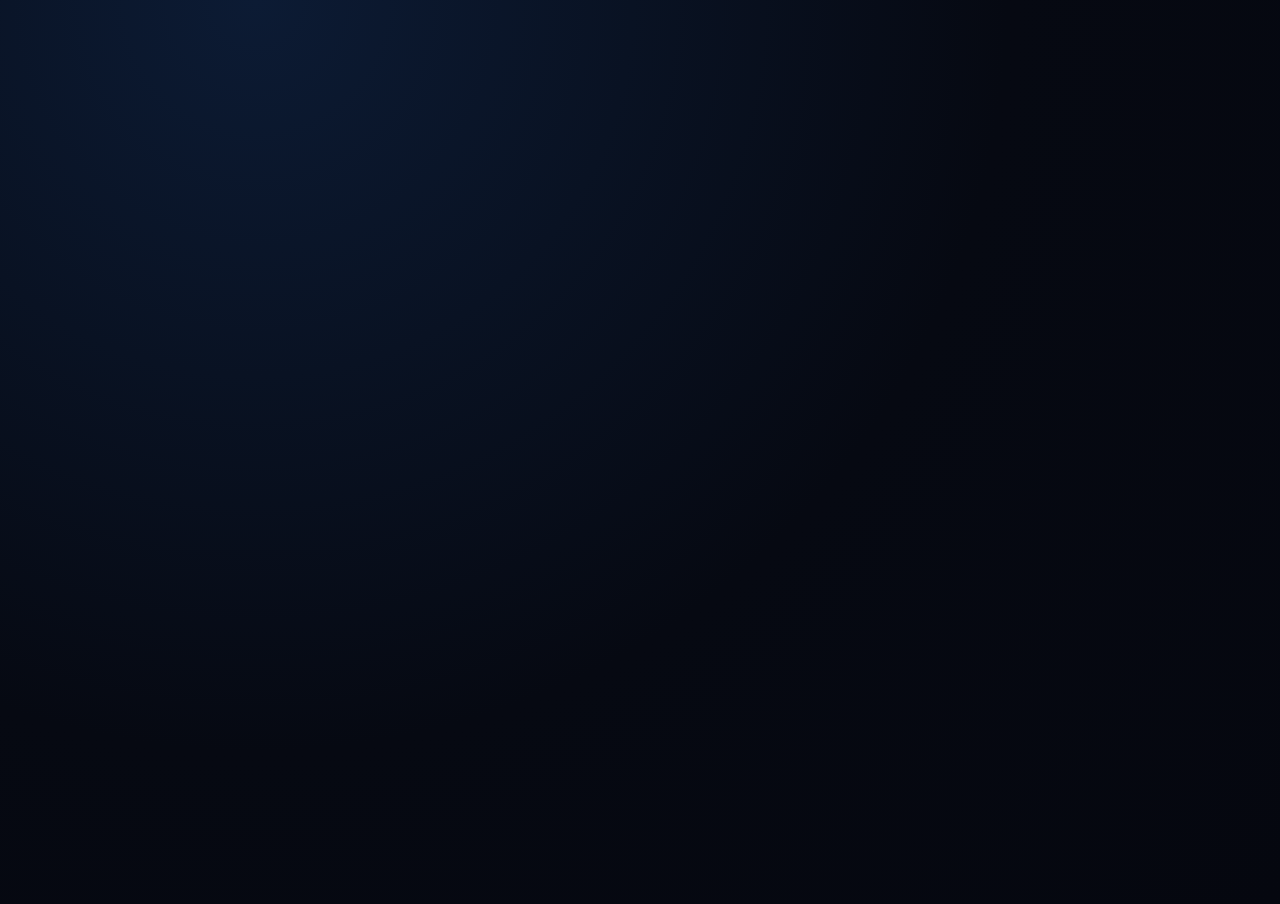
<file: hero-particles/index.html>
<!DOCTYPE html>
<html lang="en" class="no-js">
  <head>
    <meta charset="UTF-8" />
    <meta name="viewport" content="width=device-width, initial-scale=1" />
    <title>Interactive Particles</title>
    <meta
      name="description"
      content="Interactive particles scene for portfolio hero."
    />
    <link rel="icon" href="data:," />
    <link rel="stylesheet" type="text/css" href="css/base.css" />
    <link rel="stylesheet" type="text/css" href="css/demo1.css" />
    <style>
      html[data-theme="light"],
      html[data-theme="light"] body {
        background: radial-gradient(circle at 20% 0%, #ffffff, #eff4ff 52%) !important;
      }

      /* Hide debug/control overlays from the original demo with CSS only. */
      .controlKit,
      .controlkit,
      [class*="controlKit"],
      [class*="controlkit"],
      [id*="controlkit"],
      [id*="controlKit"],
      body > div[style*="position: fixed"][style*="top: 0px"][style*="left: 0px"],
      body > div[style*="position:fixed"][style*="top:0"][style*="left:0"],
      body > div[style*="z-index:10000"],
      body > div[style*="z-index: 10000"] {
        display: none !important;
        opacity: 0 !important;
        pointer-events: none !important;
        visibility: hidden !important;
      }
    </style>
    <script>
      document.documentElement.className = "js";
      document.documentElement.setAttribute("data-theme", "dark");
      var supportsCssVars = function () {
        var isSupported;
        var style = document.createElement("style");
        style.innerHTML = "root: { --tmp-var: bold; }";
        document.head.appendChild(style);
        isSupported = !!(
          window.CSS &&
          window.CSS.supports &&
          window.CSS.supports("font-weight", "var(--tmp-var)")
        );
        style.parentNode.removeChild(style);
        return isSupported;
      };
      if (!supportsCssVars()) {
        alert("Please view this demo in a modern browser that supports CSS Variables.");
      }

      window.addEventListener("message", function (event) {
        if (!event.data || event.data.type !== "theme-change") return;
        document.documentElement.setAttribute("data-theme", event.data.theme === "light" ? "light" : "dark");
      });
    </script>
  </head>
  <body class="demo-1">
    <div class="container"></div>
    <script type="text/javascript" src="scripts/index.65cc8f49a5b9f6d56079.js"></script>
    <script>
      // Dispatch synthetic left-click every 2s on the render target.
      (function () {
        function mouseEvent(type, x, y) {
          return new MouseEvent(type, {
            bubbles: true,
            cancelable: true,
            clientX: x,
            clientY: y,
            button: 0,
            buttons: 1,
          });
        }

        function clickPulse() {
          var x = Math.random() * window.innerWidth;
          var y = Math.random() * window.innerHeight;
          var canvas = document.querySelector("canvas");
          var target = canvas || document.querySelector(".container") || document.body;

          target.dispatchEvent(mouseEvent("mousedown", x, y));
          target.dispatchEvent(mouseEvent("mouseup", x, y));
          target.dispatchEvent(mouseEvent("click", x, y));
        }

        setTimeout(function () {
          clickPulse();
          setInterval(clickPulse, 5000);
        }, 1200);
      })();
    </script>
  </body>
</html>
</file>
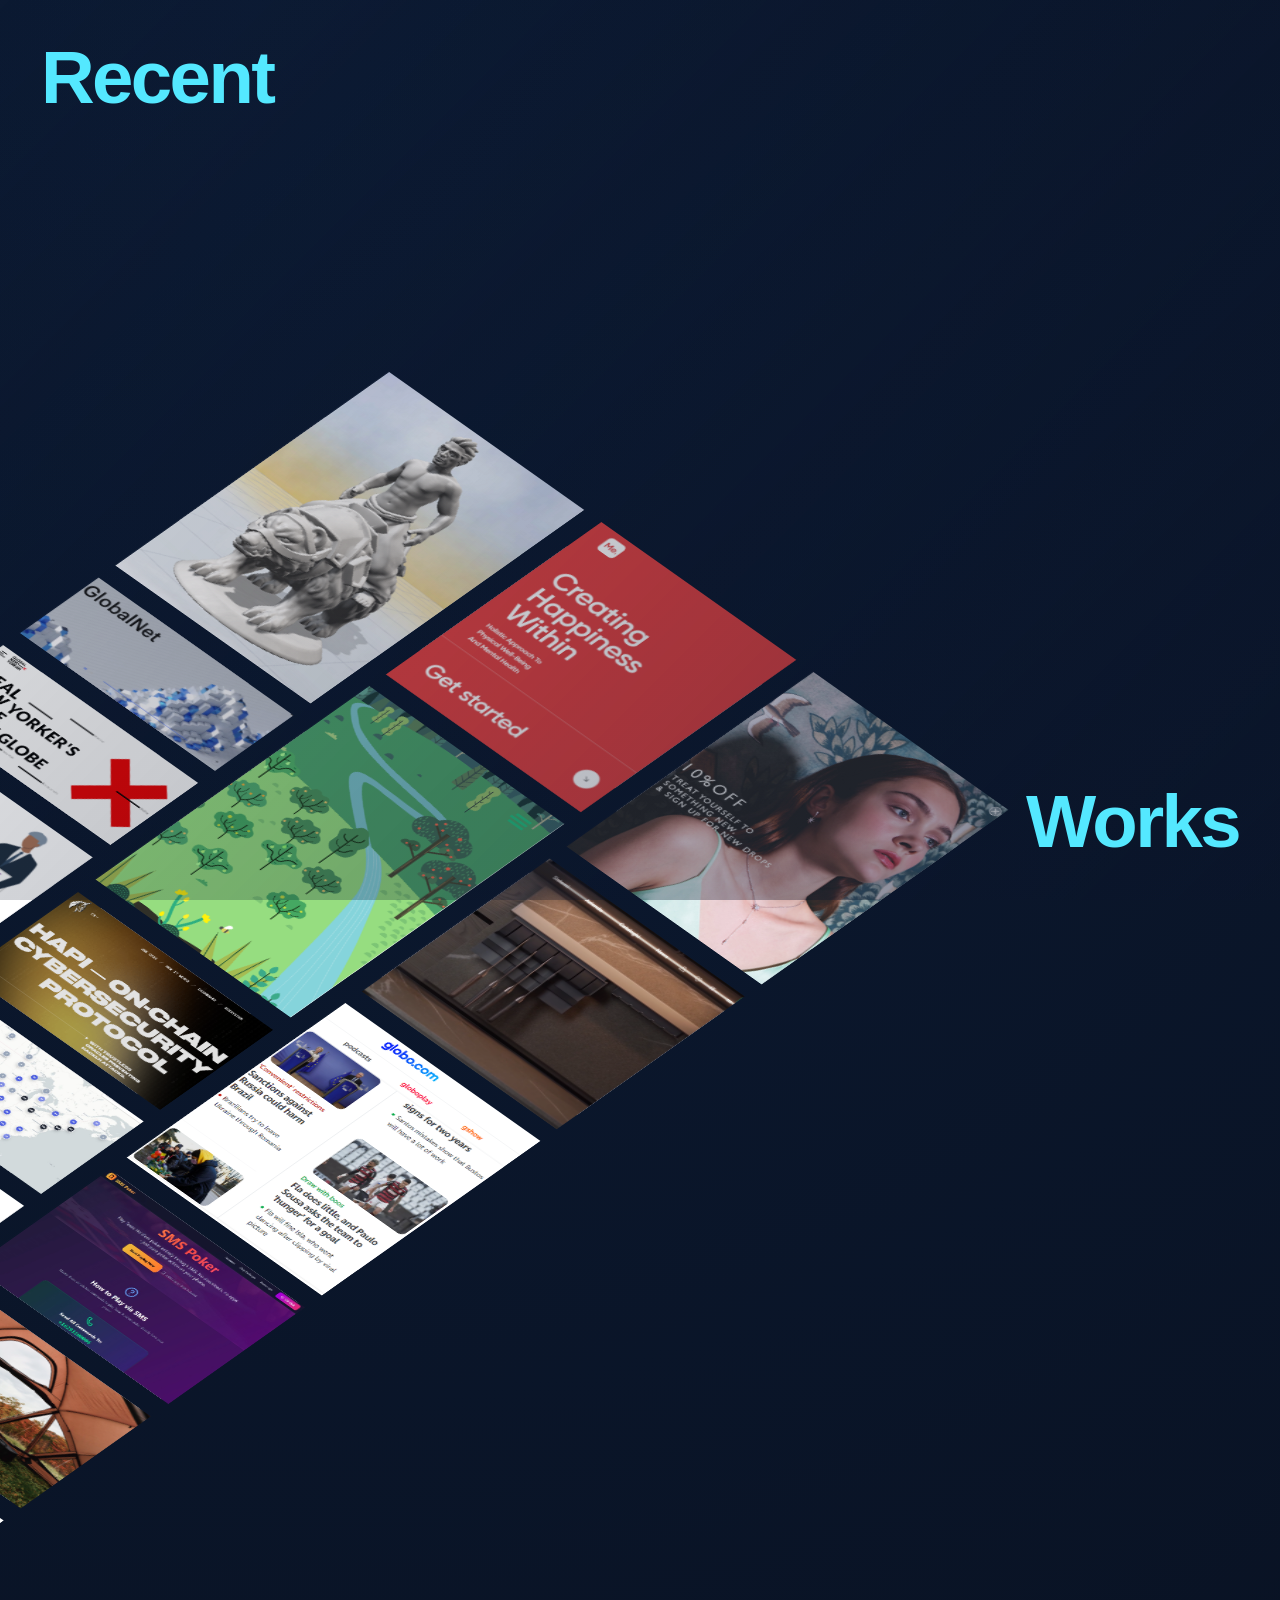
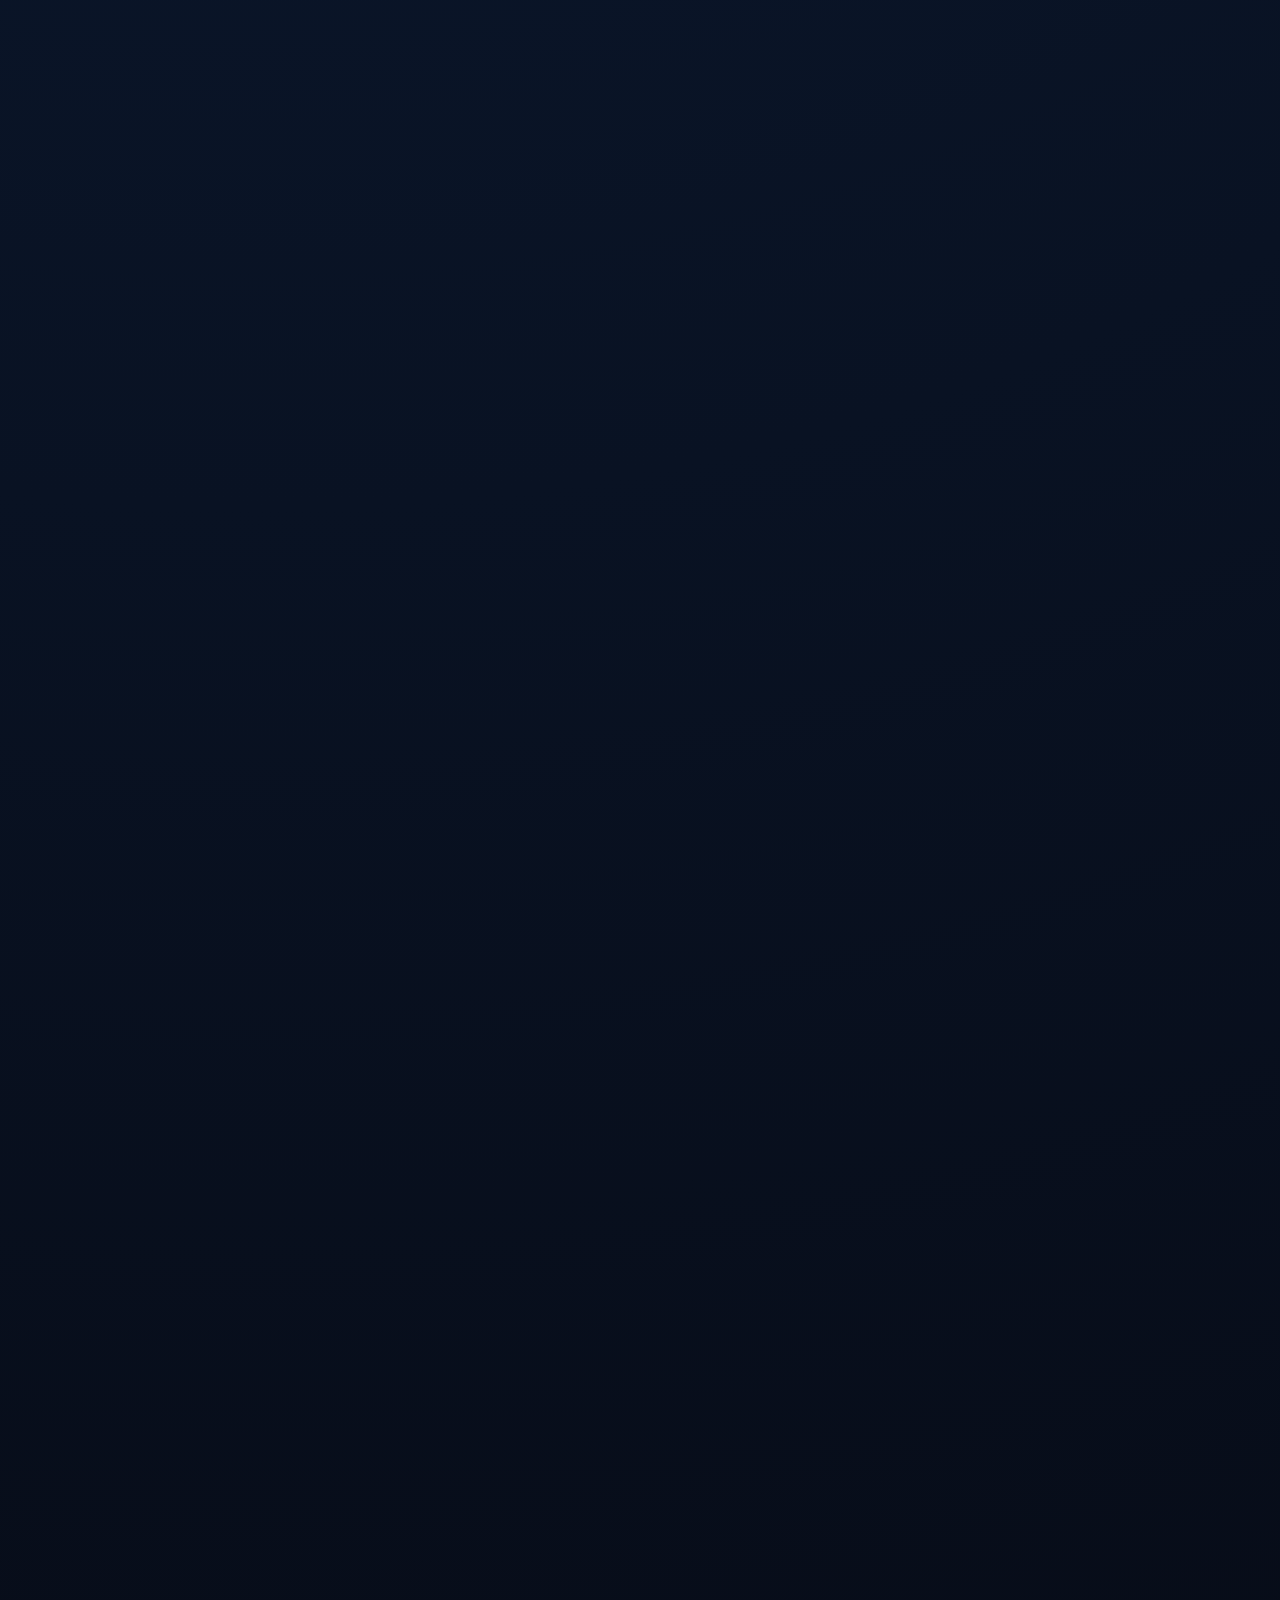
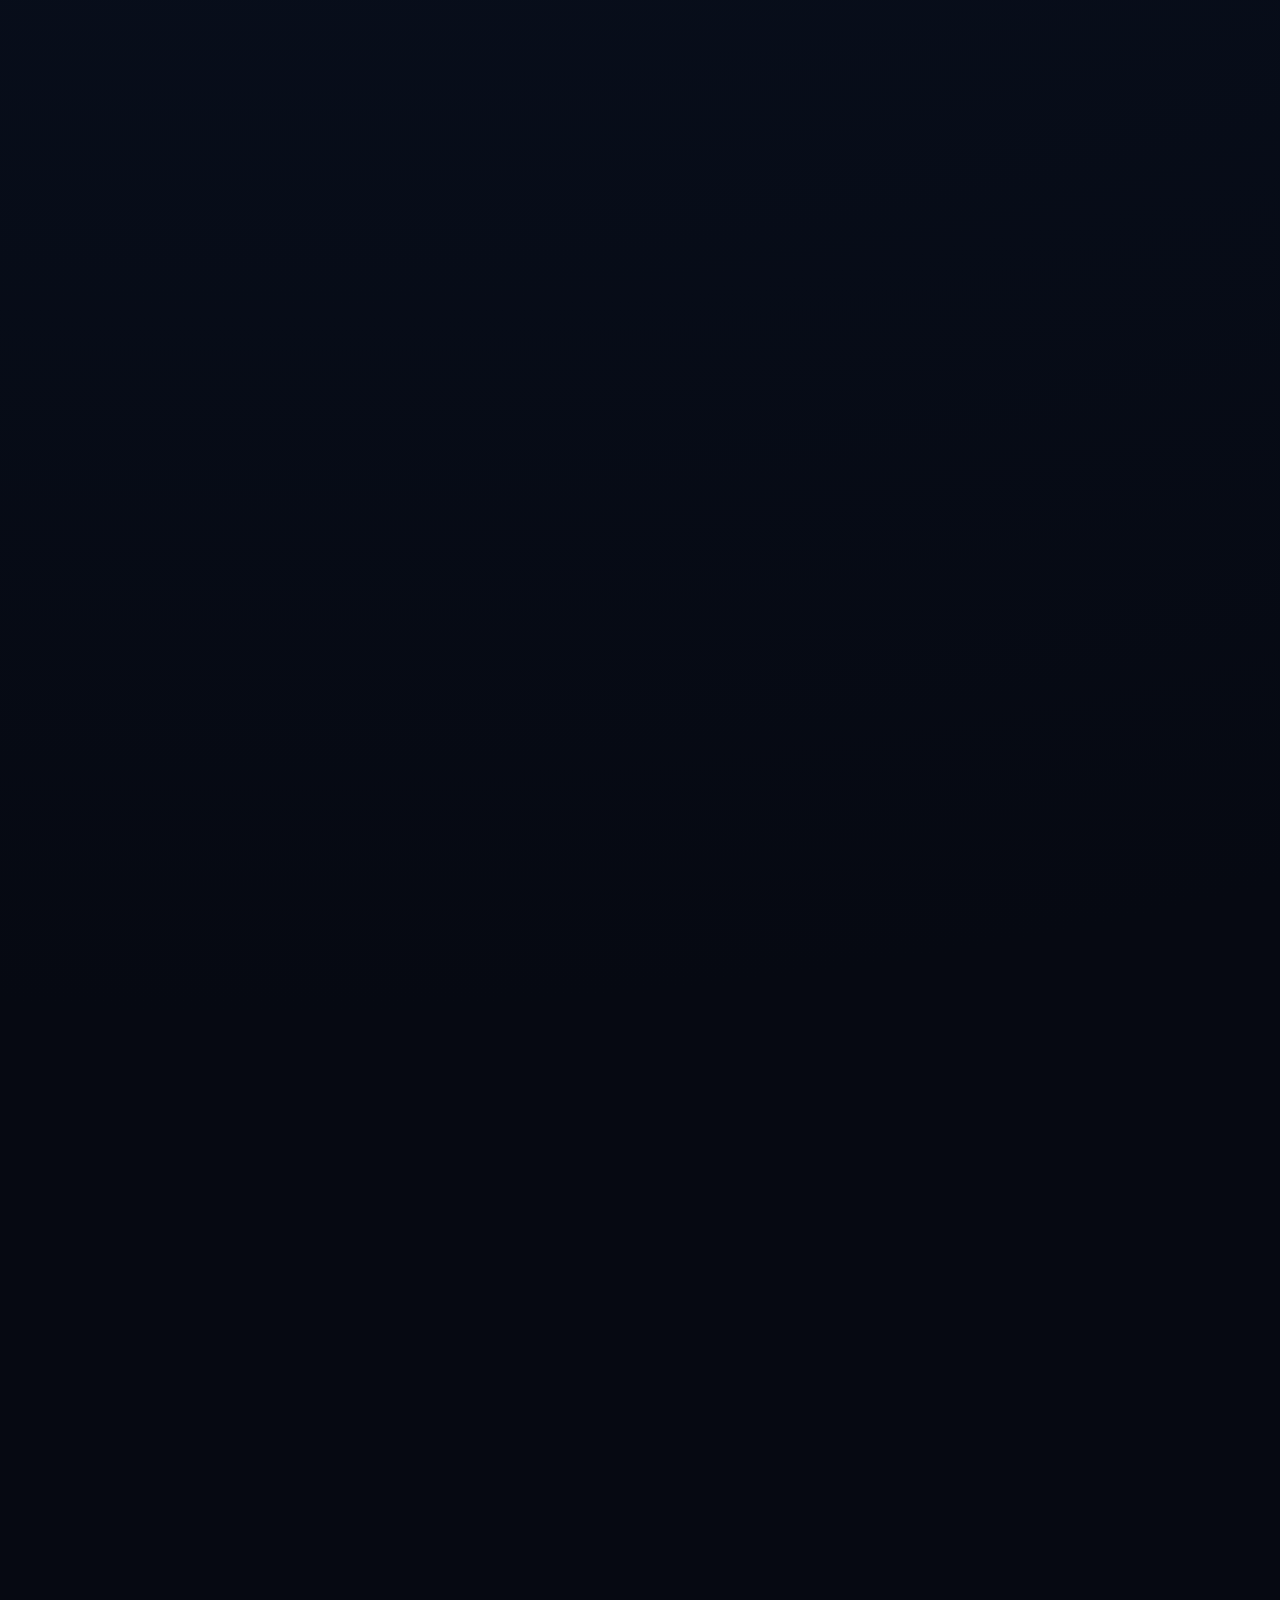
<file: portfolio-gallery/index.html>
<!DOCTYPE html>
<html lang="en" class="no-js">
	<head>
		<meta charset="UTF-8" />
		<meta http-equiv="X-UA-Compatible" content="IE=edge">
		<meta name="viewport" content="width=device-width, initial-scale=1">
		<title>Recent Works</title>
		<meta name="description" content="Recent works isometric portfolio grid." />
		<meta name="keywords" content="portfolio, isometric, grid" />
		<meta name="author" content="Simon Daiki" />
		<link rel="shortcut icon" href="favicon.ico">
		<link rel="stylesheet" type="text/css" href="css/normalize.css" />
		<link rel="stylesheet" type="text/css" href="css/demo.css" />
		<link rel="stylesheet" type="text/css" href="css/component.css" />
		<script src="js/modernizr.custom.js"></script>
		<style>
			html.theme-light body {
				background: radial-gradient(circle at 20% 0%, #ffffff, #eff4ff 52%) !important;
				color: #10182b !important;
			}
			html.theme-light .codrops-header h1 {
				color: #0d73d7 !important;
			}
		</style>
	</head>
	<body class="demo-1">
		<main>
			<header class="codrops-header">
				<h1>
					<span class="title-word title-word--recent">Recent</span>
					<span class="title-word title-word--works">Works</span>
				</h1>
			</header>
			<div class="isolayer isolayer--scroll1 isolayer--shadow">
				<ul class="grid grid--effect-flip">
					<li class="grid__item">
						<a class="grid__link" href="https://dribbble.com/forefathers">
							<img class="grid__img layer" src="img/canvas.png" alt="Canvas Dummy" />
							<img class="grid__img layer" src="img/wireframe.png" alt="Wireframe Dummy" />
							<img class="grid__img layer" src="[data-uri]" alt="01" />
							<span class="grid__title">Forefathers</span>
						</a>
					</li>
					<li class="grid__item">
						<a class="grid__link" href="https://dribbble.com/JulienLavallee">
							<img class="grid__img layer" src="img/canvas.png" alt="Canvas Dummy" />
							<img class="grid__img layer" src="img/wireframe.png" alt="Wireframe Dummy" />
							<img class="grid__img layer" src="[data-uri]" alt="021" />
							<span class="grid__title">Julien Lavallee</span>
						</a>
					</li>
					<li class="grid__item">
						<a class="grid__link" href="https://dribbble.com/creativemints">
							<img class="grid__img layer" src="img/canvas.png" alt="Canvas Dummy" />
							<img class="grid__img layer" src="img/wireframe.png" alt="Wireframe Dummy" />
							<img class="grid__img layer" src="[data-uri]" alt="03" />
							<span class="grid__title">Mike | Creative Mints</span>
						</a>
					</li>
					<li class="grid__item">
						<a class="grid__link" href="https://dribbble.com/Radium">
							<img class="grid__img layer" src="img/canvas.png" alt="Canvas Dummy" />
							<img class="grid__img layer" src="img/wireframe.png" alt="Wireframe Dummy" />
							<img class="grid__img layer" src="[data-uri]" alt="042" />
							<span class="grid__title">Cosmin Capitanu</span>
						</a>
					</li>
					<li class="grid__item">
						<a class="grid__link" href="https://dribbble.com/forefathers">
							<img class="grid__img layer" src="img/canvas.png" alt="Canvas Dummy" />
							<img class="grid__img layer" src="img/wireframe.png" alt="Wireframe Dummy" />
							<img class="grid__img layer" src="[data-uri]" alt="011" />
							<span class="grid__title">Forefathers</span>
						</a>
					</li>
					<li class="grid__item">
						<a class="grid__link" href="https://dribbble.com/JulienLavallee">
							<img class="grid__img layer" src="img/canvas.png" alt="Canvas Dummy" />
							<img class="grid__img layer" src="img/wireframe.png" alt="Wireframe Dummy" />
							<img class="grid__img layer" src="[data-uri]" alt="02" />
							<span class="grid__title">Julien Lavallee</span>
						</a>
					</li>
					<li class="grid__item">
						<a class="grid__link" href="https://dribbble.com/creativemints">
							<img class="grid__img layer" src="img/canvas.png" alt="Canvas Dummy" />
							<img class="grid__img layer" src="img/wireframe.png" alt="Wireframe Dummy" />
							<img class="grid__img layer" src="[data-uri]" alt="031" />
							<span class="grid__title">Mike | Creative Mints</span>
						</a>
					</li>
					<li class="grid__item">
						<a class="grid__link" href="https://dribbble.com/Radium">
							<img class="grid__img layer" src="img/canvas.png" alt="Canvas Dummy" />
							<img class="grid__img layer" src="img/wireframe.png" alt="Wireframe Dummy" />
							<img class="grid__img layer" src="[data-uri]" alt="04" />
							<span class="grid__title">Cosmin Capitanu</span>
						</a>
					</li>
					<li class="grid__item">
						<a class="grid__link" href="https://dribbble.com/forefathers">
							<img class="grid__img layer" src="img/canvas.png" alt="Canvas Dummy" />
							<img class="grid__img layer" src="img/wireframe.png" alt="Wireframe Dummy" />
							<img class="grid__img layer" src="[data-uri]" alt="012" />
							<span class="grid__title">Forefathers</span>
						</a>
					</li>
					<li class="grid__item">
						<a class="grid__link" href="https://dribbble.com/JulienLavallee">
							<img class="grid__img layer" src="img/canvas.png" alt="Canvas Dummy" />
							<img class="grid__img layer" src="img/wireframe.png" alt="Wireframe Dummy" />
							<img class="grid__img layer" src="[data-uri]" alt="022" />
							<span class="grid__title">Julien Lavallee</span>
						</a>
					</li>
					<li class="grid__item">
						<a class="grid__link" href="https://dribbble.com/creativemints">
							<img class="grid__img layer" src="img/canvas.png" alt="Canvas Dummy" />
							<img class="grid__img layer" src="img/wireframe.png" alt="Wireframe Dummy" />
							<img class="grid__img layer" src="[data-uri]" alt="032" />
							<span class="grid__title">Mike | Creative Mints</span>
						</a>
					</li>
					<li class="grid__item">
						<a class="grid__link" href="https://dribbble.com/forefathers">
							<img class="grid__img layer" src="img/canvas.png" alt="Canvas Dummy" />
							<img class="grid__img layer" src="img/wireframe.png" alt="Wireframe Dummy" />
							<img class="grid__img layer" src="[data-uri]" alt="013" />
							<span class="grid__title">Forefathers</span>
						</a>
					</li>
					<li class="grid__item">
						<a class="grid__link" href="https://dribbble.com/Radium">
							<img class="grid__img layer" src="img/canvas.png" alt="Canvas Dummy" />
							<img class="grid__img layer" src="img/wireframe.png" alt="Wireframe Dummy" />
							<img class="grid__img layer" src="[data-uri]" alt="041" />
							<span class="grid__title">Cosmin Capitanu</span>
						</a>
					</li>
					<li class="grid__item">
						<a class="grid__link" href="https://dribbble.com/forefathers">
							<img class="grid__img layer" src="img/canvas.png" alt="Canvas Dummy" />
							<img class="grid__img layer" src="img/wireframe.png" alt="Wireframe Dummy" />
							<img class="grid__img layer" src="[data-uri]" alt="01" />
							<span class="grid__title">Forefathers</span>
						</a>
					</li>
					<li class="grid__item">
						<a class="grid__link" href="https://dribbble.com/JulienLavallee">
							<img class="grid__img layer" src="img/canvas.png" alt="Canvas Dummy" />
							<img class="grid__img layer" src="img/wireframe.png" alt="Wireframe Dummy" />
							<img class="grid__img layer" src="[data-uri]" alt="021" />
							<span class="grid__title">Julien Lavallee</span>
						</a>
					</li>
					<li class="grid__item">
						<a class="grid__link" href="https://dribbble.com/creativemints">
							<img class="grid__img layer" src="img/canvas.png" alt="Canvas Dummy" />
							<img class="grid__img layer" src="img/wireframe.png" alt="Wireframe Dummy" />
							<img class="grid__img layer" src="[data-uri]" alt="03" />
							<span class="grid__title">Mike | Creative Mints</span>
						</a>
					</li>
					<li class="grid__item">
						<a class="grid__link" href="https://dribbble.com/Radium">
							<img class="grid__img layer" src="img/canvas.png" alt="Canvas Dummy" />
							<img class="grid__img layer" src="img/wireframe.png" alt="Wireframe Dummy" />
							<img class="grid__img layer" src="[data-uri]" alt="042" />
							<span class="grid__title">Cosmin Capitanu</span>
						</a>
					</li>
					<li class="grid__item">
						<a class="grid__link" href="https://dribbble.com/forefathers">
							<img class="grid__img layer" src="img/canvas.png" alt="Canvas Dummy" />
							<img class="grid__img layer" src="img/wireframe.png" alt="Wireframe Dummy" />
							<img class="grid__img layer" src="[data-uri]" alt="011" />
							<span class="grid__title">Forefathers</span>
						</a>
					</li>
					<li class="grid__item">
						<a class="grid__link" href="https://dribbble.com/JulienLavallee">
							<img class="grid__img layer" src="img/canvas.png" alt="Canvas Dummy" />
							<img class="grid__img layer" src="img/wireframe.png" alt="Wireframe Dummy" />
							<img class="grid__img layer" src="[data-uri]" alt="02" />
							<span class="grid__title">Julien Lavallee</span>
						</a>
					</li>
					<li class="grid__item">
						<a class="grid__link" href="https://dribbble.com/creativemints">
							<img class="grid__img layer" src="img/canvas.png" alt="Canvas Dummy" />
							<img class="grid__img layer" src="img/wireframe.png" alt="Wireframe Dummy" />
							<img class="grid__img layer" src="[data-uri]" alt="031" />
							<span class="grid__title">Mike | Creative Mints</span>
						</a>
					</li>
					<li class="grid__item">
						<a class="grid__link" href="https://dribbble.com/Radium">
							<img class="grid__img layer" src="img/canvas.png" alt="Canvas Dummy" />
							<img class="grid__img layer" src="img/wireframe.png" alt="Wireframe Dummy" />
							<img class="grid__img layer" src="[data-uri]" alt="04" />
							<span class="grid__title">Cosmin Capitanu</span>
						</a>
					</li>
					<li class="grid__item">
						<a class="grid__link" href="https://dribbble.com/forefathers">
							<img class="grid__img layer" src="img/canvas.png" alt="Canvas Dummy" />
							<img class="grid__img layer" src="img/wireframe.png" alt="Wireframe Dummy" />
							<img class="grid__img layer" src="[data-uri]" alt="012" />
							<span class="grid__title">Forefathers</span>
						</a>
					</li>
					<li class="grid__item">
						<a class="grid__link" href="https://dribbble.com/JulienLavallee">
							<img class="grid__img layer" src="img/canvas.png" alt="Canvas Dummy" />
							<img class="grid__img layer" src="img/wireframe.png" alt="Wireframe Dummy" />
							<img class="grid__img layer" src="[data-uri]" alt="022" />
							<span class="grid__title">Julien Lavallee</span>
						</a>
					</li>
					<li class="grid__item">
						<a class="grid__link" href="https://dribbble.com/creativemints">
							<img class="grid__img layer" src="img/canvas.png" alt="Canvas Dummy" />
							<img class="grid__img layer" src="img/wireframe.png" alt="Wireframe Dummy" />
							<img class="grid__img layer" src="[data-uri]" alt="032" />
							<span class="grid__title">Mike | Creative Mints</span>
						</a>
					</li>
					<li class="grid__item">
						<a class="grid__link" href="https://dribbble.com/forefathers">
							<img class="grid__img layer" src="img/canvas.png" alt="Canvas Dummy" />
							<img class="grid__img layer" src="img/wireframe.png" alt="Wireframe Dummy" />
							<img class="grid__img layer" src="[data-uri]" alt="013" />
							<span class="grid__title">Forefathers</span>
						</a>
					</li>
					<li class="grid__item">
						<a class="grid__link" href="https://dribbble.com/Radium">
							<img class="grid__img layer" src="img/canvas.png" alt="Canvas Dummy" />
							<img class="grid__img layer" src="img/wireframe.png" alt="Wireframe Dummy" />
							<img class="grid__img layer" src="[data-uri]" alt="041" />
							<span class="grid__title">Cosmin Capitanu</span>
						</a>
					</li>
					<li class="grid__item">
						<a class="grid__link" href="https://dribbble.com/forefathers">
							<img class="grid__img layer" src="img/canvas.png" alt="Canvas Dummy" />
							<img class="grid__img layer" src="img/wireframe.png" alt="Wireframe Dummy" />
							<img class="grid__img layer" src="[data-uri]" alt="01" />
							<span class="grid__title">Forefathers</span>
						</a>
					</li>
					<li class="grid__item">
						<a class="grid__link" href="https://dribbble.com/JulienLavallee">
							<img class="grid__img layer" src="img/canvas.png" alt="Canvas Dummy" />
							<img class="grid__img layer" src="img/wireframe.png" alt="Wireframe Dummy" />
							<img class="grid__img layer" src="[data-uri]" alt="021" />
							<span class="grid__title">Julien Lavallee</span>
						</a>
					</li>
					<li class="grid__item">
						<a class="grid__link" href="https://dribbble.com/creativemints">
							<img class="grid__img layer" src="img/canvas.png" alt="Canvas Dummy" />
							<img class="grid__img layer" src="img/wireframe.png" alt="Wireframe Dummy" />
							<img class="grid__img layer" src="[data-uri]" alt="03" />
							<span class="grid__title">Mike | Creative Mints</span>
						</a>
					</li>
					<li class="grid__item">
						<a class="grid__link" href="https://dribbble.com/Radium">
							<img class="grid__img layer" src="img/canvas.png" alt="Canvas Dummy" />
							<img class="grid__img layer" src="img/wireframe.png" alt="Wireframe Dummy" />
							<img class="grid__img layer" src="[data-uri]" alt="042" />
							<span class="grid__title">Cosmin Capitanu</span>
						</a>
					</li>
					<li class="grid__item">
						<a class="grid__link" href="https://dribbble.com/forefathers">
							<img class="grid__img layer" src="img/canvas.png" alt="Canvas Dummy" />
							<img class="grid__img layer" src="img/wireframe.png" alt="Wireframe Dummy" />
							<img class="grid__img layer" src="[data-uri]" alt="011" />
							<span class="grid__title">Forefathers</span>
						</a>
					</li>
					<li class="grid__item">
						<a class="grid__link" href="https://dribbble.com/JulienLavallee">
							<img class="grid__img layer" src="img/canvas.png" alt="Canvas Dummy" />
							<img class="grid__img layer" src="img/wireframe.png" alt="Wireframe Dummy" />
							<img class="grid__img layer" src="[data-uri]" alt="02" />
							<span class="grid__title">Julien Lavallee</span>
						</a>
					</li>
					<li class="grid__item">
						<a class="grid__link" href="https://dribbble.com/creativemints">
							<img class="grid__img layer" src="img/canvas.png" alt="Canvas Dummy" />
							<img class="grid__img layer" src="img/wireframe.png" alt="Wireframe Dummy" />
							<img class="grid__img layer" src="[data-uri]" alt="031" />
							<span class="grid__title">Mike | Creative Mints</span>
						</a>
					</li>
					<li class="grid__item">
						<a class="grid__link" href="https://dribbble.com/Radium">
							<img class="grid__img layer" src="img/canvas.png" alt="Canvas Dummy" />
							<img class="grid__img layer" src="img/wireframe.png" alt="Wireframe Dummy" />
							<img class="grid__img layer" src="[data-uri]" alt="04" />
							<span class="grid__title">Cosmin Capitanu</span>
						</a>
					</li>
					<li class="grid__item">
						<a class="grid__link" href="https://dribbble.com/forefathers">
							<img class="grid__img layer" src="img/canvas.png" alt="Canvas Dummy" />
							<img class="grid__img layer" src="img/wireframe.png" alt="Wireframe Dummy" />
							<img class="grid__img layer" src="[data-uri]" alt="012" />
							<span class="grid__title">Forefathers</span>
						</a>
					</li>
					<li class="grid__item">
						<a class="grid__link" href="https://dribbble.com/JulienLavallee">
							<img class="grid__img layer" src="img/canvas.png" alt="Canvas Dummy" />
							<img class="grid__img layer" src="img/wireframe.png" alt="Wireframe Dummy" />
							<img class="grid__img layer" src="[data-uri]" alt="022" />
							<span class="grid__title">Julien Lavallee</span>
						</a>
					</li>
					<li class="grid__item">
						<a class="grid__link" href="https://dribbble.com/creativemints">
							<img class="grid__img layer" src="img/canvas.png" alt="Canvas Dummy" />
							<img class="grid__img layer" src="img/wireframe.png" alt="Wireframe Dummy" />
							<img class="grid__img layer" src="[data-uri]" alt="032" />
							<span class="grid__title">Mike | Creative Mints</span>
						</a>
					</li>
					<li class="grid__item">
						<a class="grid__link" href="https://dribbble.com/forefathers">
							<img class="grid__img layer" src="img/canvas.png" alt="Canvas Dummy" />
							<img class="grid__img layer" src="img/wireframe.png" alt="Wireframe Dummy" />
							<img class="grid__img layer" src="[data-uri]" alt="013" />
							<span class="grid__title">Forefathers</span>
						</a>
					</li>
					<li class="grid__item">
						<a class="grid__link" href="https://dribbble.com/Radium">
							<img class="grid__img layer" src="img/canvas.png" alt="Canvas Dummy" />
							<img class="grid__img layer" src="img/wireframe.png" alt="Wireframe Dummy" />
							<img class="grid__img layer" src="[data-uri]" alt="041" />
							<span class="grid__title">Cosmin Capitanu</span>
						</a>
					</li>
					<li class="grid__item">
						<a class="grid__link" href="https://dribbble.com/forefathers">
							<img class="grid__img layer" src="img/canvas.png" alt="Canvas Dummy" />
							<img class="grid__img layer" src="img/wireframe.png" alt="Wireframe Dummy" />
							<img class="grid__img layer" src="[data-uri]" alt="01" />
							<span class="grid__title">Forefathers</span>
						</a>
					</li>
					<li class="grid__item">
						<a class="grid__link" href="https://dribbble.com/JulienLavallee">
							<img class="grid__img layer" src="img/canvas.png" alt="Canvas Dummy" />
							<img class="grid__img layer" src="img/wireframe.png" alt="Wireframe Dummy" />
							<img class="grid__img layer" src="[data-uri]" alt="021" />
							<span class="grid__title">Julien Lavallee</span>
						</a>
					</li>
					<li class="grid__item">
						<a class="grid__link" href="https://dribbble.com/creativemints">
							<img class="grid__img layer" src="img/canvas.png" alt="Canvas Dummy" />
							<img class="grid__img layer" src="img/wireframe.png" alt="Wireframe Dummy" />
							<img class="grid__img layer" src="[data-uri]" alt="03" />
							<span class="grid__title">Mike | Creative Mints</span>
						</a>
					</li>
					<li class="grid__item">
						<a class="grid__link" href="https://dribbble.com/Radium">
							<img class="grid__img layer" src="img/canvas.png" alt="Canvas Dummy" />
							<img class="grid__img layer" src="img/wireframe.png" alt="Wireframe Dummy" />
							<img class="grid__img layer" src="[data-uri]" alt="042" />
							<span class="grid__title">Cosmin Capitanu</span>
						</a>
					</li>
					<li class="grid__item">
						<a class="grid__link" href="https://dribbble.com/forefathers">
							<img class="grid__img layer" src="img/canvas.png" alt="Canvas Dummy" />
							<img class="grid__img layer" src="img/wireframe.png" alt="Wireframe Dummy" />
							<img class="grid__img layer" src="[data-uri]" alt="011" />
							<span class="grid__title">Forefathers</span>
						</a>
					</li>
					<li class="grid__item">
						<a class="grid__link" href="https://dribbble.com/JulienLavallee">
							<img class="grid__img layer" src="img/canvas.png" alt="Canvas Dummy" />
							<img class="grid__img layer" src="img/wireframe.png" alt="Wireframe Dummy" />
							<img class="grid__img layer" src="[data-uri]" alt="02" />
							<span class="grid__title">Julien Lavallee</span>
						</a>
					</li>
					<li class="grid__item">
						<a class="grid__link" href="https://dribbble.com/creativemints">
							<img class="grid__img layer" src="img/canvas.png" alt="Canvas Dummy" />
							<img class="grid__img layer" src="img/wireframe.png" alt="Wireframe Dummy" />
							<img class="grid__img layer" src="[data-uri]" alt="031" />
							<span class="grid__title">Mike | Creative Mints</span>
						</a>
					</li>
					<li class="grid__item">
						<a class="grid__link" href="https://dribbble.com/Radium">
							<img class="grid__img layer" src="img/canvas.png" alt="Canvas Dummy" />
							<img class="grid__img layer" src="img/wireframe.png" alt="Wireframe Dummy" />
							<img class="grid__img layer" src="[data-uri]" alt="04" />
							<span class="grid__title">Cosmin Capitanu</span>
						</a>
					</li>
					<li class="grid__item">
						<a class="grid__link" href="https://dribbble.com/forefathers">
							<img class="grid__img layer" src="img/canvas.png" alt="Canvas Dummy" />
							<img class="grid__img layer" src="img/wireframe.png" alt="Wireframe Dummy" />
							<img class="grid__img layer" src="[data-uri]" alt="012" />
							<span class="grid__title">Forefathers</span>
						</a>
					</li>
					<li class="grid__item">
						<a class="grid__link" href="https://dribbble.com/JulienLavallee">
							<img class="grid__img layer" src="img/canvas.png" alt="Canvas Dummy" />
							<img class="grid__img layer" src="img/wireframe.png" alt="Wireframe Dummy" />
							<img class="grid__img layer" src="[data-uri]" alt="022" />
							<span class="grid__title">Julien Lavallee</span>
						</a>
					</li>
					<li class="grid__item">
						<a class="grid__link" href="https://dribbble.com/creativemints">
							<img class="grid__img layer" src="img/canvas.png" alt="Canvas Dummy" />
							<img class="grid__img layer" src="img/wireframe.png" alt="Wireframe Dummy" />
							<img class="grid__img layer" src="[data-uri]" alt="032" />
							<span class="grid__title">Mike | Creative Mints</span>
						</a>
					</li>
					<li class="grid__item">
						<a class="grid__link" href="https://dribbble.com/forefathers">
							<img class="grid__img layer" src="img/canvas.png" alt="Canvas Dummy" />
							<img class="grid__img layer" src="img/wireframe.png" alt="Wireframe Dummy" />
							<img class="grid__img layer" src="[data-uri]" alt="013" />
							<span class="grid__title">Forefathers</span>
						</a>
					</li>
					<li class="grid__item">
						<a class="grid__link" href="https://dribbble.com/Radium">
							<img class="grid__img layer" src="img/canvas.png" alt="Canvas Dummy" />
							<img class="grid__img layer" src="img/wireframe.png" alt="Wireframe Dummy" />
							<img class="grid__img layer" src="[data-uri]" alt="041" />
							<span class="grid__title">Cosmin Capitanu</span>
						</a>
					</li>
					<li class="grid__item">
						<a class="grid__link" href="https://dribbble.com/forefathers">
							<img class="grid__img layer" src="img/canvas.png" alt="Canvas Dummy" />
							<img class="grid__img layer" src="img/wireframe.png" alt="Wireframe Dummy" />
							<img class="grid__img layer" src="[data-uri]" alt="01" />
							<span class="grid__title">Forefathers</span>
						</a>
					</li>
					<li class="grid__item">
						<a class="grid__link" href="https://dribbble.com/JulienLavallee">
							<img class="grid__img layer" src="img/canvas.png" alt="Canvas Dummy" />
							<img class="grid__img layer" src="img/wireframe.png" alt="Wireframe Dummy" />
							<img class="grid__img layer" src="[data-uri]" alt="021" />
							<span class="grid__title">Julien Lavallee</span>
						</a>
					</li>
					<li class="grid__item">
						<a class="grid__link" href="https://dribbble.com/creativemints">
							<img class="grid__img layer" src="img/canvas.png" alt="Canvas Dummy" />
							<img class="grid__img layer" src="img/wireframe.png" alt="Wireframe Dummy" />
							<img class="grid__img layer" src="[data-uri]" alt="03" />
							<span class="grid__title">Mike | Creative Mints</span>
						</a>
					</li>
					<li class="grid__item">
						<a class="grid__link" href="https://dribbble.com/Radium">
							<img class="grid__img layer" src="img/canvas.png" alt="Canvas Dummy" />
							<img class="grid__img layer" src="img/wireframe.png" alt="Wireframe Dummy" />
							<img class="grid__img layer" src="[data-uri]" alt="042" />
							<span class="grid__title">Cosmin Capitanu</span>
						</a>
					</li>
					<li class="grid__item">
						<a class="grid__link" href="https://dribbble.com/forefathers">
							<img class="grid__img layer" src="img/canvas.png" alt="Canvas Dummy" />
							<img class="grid__img layer" src="img/wireframe.png" alt="Wireframe Dummy" />
							<img class="grid__img layer" src="[data-uri]" alt="011" />
							<span class="grid__title">Forefathers</span>
						</a>
					</li>
					<li class="grid__item">
						<a class="grid__link" href="https://dribbble.com/JulienLavallee">
							<img class="grid__img layer" src="img/canvas.png" alt="Canvas Dummy" />
							<img class="grid__img layer" src="img/wireframe.png" alt="Wireframe Dummy" />
							<img class="grid__img layer" src="[data-uri]" alt="02" />
							<span class="grid__title">Julien Lavallee</span>
						</a>
					</li>
					<li class="grid__item">
						<a class="grid__link" href="https://dribbble.com/creativemints">
							<img class="grid__img layer" src="img/canvas.png" alt="Canvas Dummy" />
							<img class="grid__img layer" src="img/wireframe.png" alt="Wireframe Dummy" />
							<img class="grid__img layer" src="[data-uri]" alt="031" />
							<span class="grid__title">Mike | Creative Mints</span>
						</a>
					</li>
					<li class="grid__item">
						<a class="grid__link" href="https://dribbble.com/Radium">
							<img class="grid__img layer" src="img/canvas.png" alt="Canvas Dummy" />
							<img class="grid__img layer" src="img/wireframe.png" alt="Wireframe Dummy" />
							<img class="grid__img layer" src="[data-uri]" alt="04" />
							<span class="grid__title">Cosmin Capitanu</span>
						</a>
					</li>
					<li class="grid__item">
						<a class="grid__link" href="https://dribbble.com/forefathers">
							<img class="grid__img layer" src="img/canvas.png" alt="Canvas Dummy" />
							<img class="grid__img layer" src="img/wireframe.png" alt="Wireframe Dummy" />
							<img class="grid__img layer" src="[data-uri]" alt="012" />
							<span class="grid__title">Forefathers</span>
						</a>
					</li>
					<li class="grid__item">
						<a class="grid__link" href="https://dribbble.com/JulienLavallee">
							<img class="grid__img layer" src="img/canvas.png" alt="Canvas Dummy" />
							<img class="grid__img layer" src="img/wireframe.png" alt="Wireframe Dummy" />
							<img class="grid__img layer" src="[data-uri]" alt="022" />
							<span class="grid__title">Julien Lavallee</span>
						</a>
					</li>
					<li class="grid__item">
						<a class="grid__link" href="https://dribbble.com/creativemints">
							<img class="grid__img layer" src="img/canvas.png" alt="Canvas Dummy" />
							<img class="grid__img layer" src="img/wireframe.png" alt="Wireframe Dummy" />
							<img class="grid__img layer" src="[data-uri]" alt="032" />
							<span class="grid__title">Mike | Creative Mints</span>
						</a>
					</li>
					<li class="grid__item">
						<a class="grid__link" href="https://dribbble.com/forefathers">
							<img class="grid__img layer" src="img/canvas.png" alt="Canvas Dummy" />
							<img class="grid__img layer" src="img/wireframe.png" alt="Wireframe Dummy" />
							<img class="grid__img layer" src="[data-uri]" alt="013" />
							<span class="grid__title">Forefathers</span>
						</a>
					</li>
					<li class="grid__item">
						<a class="grid__link" href="https://dribbble.com/Radium">
							<img class="grid__img layer" src="img/canvas.png" alt="Canvas Dummy" />
							<img class="grid__img layer" src="img/wireframe.png" alt="Wireframe Dummy" />
							<img class="grid__img layer" src="[data-uri]" alt="041" />
							<span class="grid__title">Cosmin Capitanu</span>
						</a>
					</li>
					<li class="grid__item">
						<a class="grid__link" href="https://dribbble.com/forefathers">
							<img class="grid__img layer" src="img/canvas.png" alt="Canvas Dummy" />
							<img class="grid__img layer" src="img/wireframe.png" alt="Wireframe Dummy" />
							<img class="grid__img layer" src="[data-uri]" alt="01" />
							<span class="grid__title">Forefathers</span>
						</a>
					</li>
					<li class="grid__item">
						<a class="grid__link" href="https://dribbble.com/JulienLavallee">
							<img class="grid__img layer" src="img/canvas.png" alt="Canvas Dummy" />
							<img class="grid__img layer" src="img/wireframe.png" alt="Wireframe Dummy" />
							<img class="grid__img layer" src="[data-uri]" alt="021" />
							<span class="grid__title">Julien Lavallee</span>
						</a>
					</li>
					<li class="grid__item">
						<a class="grid__link" href="https://dribbble.com/creativemints">
							<img class="grid__img layer" src="img/canvas.png" alt="Canvas Dummy" />
							<img class="grid__img layer" src="img/wireframe.png" alt="Wireframe Dummy" />
							<img class="grid__img layer" src="[data-uri]" alt="03" />
							<span class="grid__title">Mike | Creative Mints</span>
						</a>
					</li>
					<li class="grid__item">
						<a class="grid__link" href="https://dribbble.com/Radium">
							<img class="grid__img layer" src="img/canvas.png" alt="Canvas Dummy" />
							<img class="grid__img layer" src="img/wireframe.png" alt="Wireframe Dummy" />
							<img class="grid__img layer" src="[data-uri]" alt="042" />
							<span class="grid__title">Cosmin Capitanu</span>
						</a>
					</li>
					<li class="grid__item">
						<a class="grid__link" href="https://dribbble.com/forefathers">
							<img class="grid__img layer" src="img/canvas.png" alt="Canvas Dummy" />
							<img class="grid__img layer" src="img/wireframe.png" alt="Wireframe Dummy" />
							<img class="grid__img layer" src="[data-uri]" alt="011" />
							<span class="grid__title">Forefathers</span>
						</a>
					</li>
					<li class="grid__item">
						<a class="grid__link" href="https://dribbble.com/JulienLavallee">
							<img class="grid__img layer" src="img/canvas.png" alt="Canvas Dummy" />
							<img class="grid__img layer" src="img/wireframe.png" alt="Wireframe Dummy" />
							<img class="grid__img layer" src="[data-uri]" alt="02" />
							<span class="grid__title">Julien Lavallee</span>
						</a>
					</li>
					<li class="grid__item">
						<a class="grid__link" href="https://dribbble.com/creativemints">
							<img class="grid__img layer" src="img/canvas.png" alt="Canvas Dummy" />
							<img class="grid__img layer" src="img/wireframe.png" alt="Wireframe Dummy" />
							<img class="grid__img layer" src="[data-uri]" alt="031" />
							<span class="grid__title">Mike | Creative Mints</span>
						</a>
					</li>
					<li class="grid__item">
						<a class="grid__link" href="https://dribbble.com/Radium">
							<img class="grid__img layer" src="img/canvas.png" alt="Canvas Dummy" />
							<img class="grid__img layer" src="img/wireframe.png" alt="Wireframe Dummy" />
							<img class="grid__img layer" src="[data-uri]" alt="04" />
							<span class="grid__title">Cosmin Capitanu</span>
						</a>
					</li>
					<li class="grid__item">
						<a class="grid__link" href="https://dribbble.com/forefathers">
							<img class="grid__img layer" src="img/canvas.png" alt="Canvas Dummy" />
							<img class="grid__img layer" src="img/wireframe.png" alt="Wireframe Dummy" />
							<img class="grid__img layer" src="[data-uri]" alt="012" />
							<span class="grid__title">Forefathers</span>
						</a>
					</li>
					<li class="grid__item">
						<a class="grid__link" href="https://dribbble.com/JulienLavallee">
							<img class="grid__img layer" src="img/canvas.png" alt="Canvas Dummy" />
							<img class="grid__img layer" src="img/wireframe.png" alt="Wireframe Dummy" />
							<img class="grid__img layer" src="[data-uri]" alt="022" />
							<span class="grid__title">Julien Lavallee</span>
						</a>
					</li>
					<li class="grid__item">
						<a class="grid__link" href="https://dribbble.com/creativemints">
							<img class="grid__img layer" src="img/canvas.png" alt="Canvas Dummy" />
							<img class="grid__img layer" src="img/wireframe.png" alt="Wireframe Dummy" />
							<img class="grid__img layer" src="[data-uri]" alt="032" />
							<span class="grid__title">Mike | Creative Mints</span>
						</a>
					</li>
					<li class="grid__item">
						<a class="grid__link" href="https://dribbble.com/forefathers">
							<img class="grid__img layer" src="img/canvas.png" alt="Canvas Dummy" />
							<img class="grid__img layer" src="img/wireframe.png" alt="Wireframe Dummy" />
							<img class="grid__img layer" src="[data-uri]" alt="013" />
							<span class="grid__title">Forefathers</span>
						</a>
					</li>
					<li class="grid__item">
						<a class="grid__link" href="https://dribbble.com/Radium">
							<img class="grid__img layer" src="img/canvas.png" alt="Canvas Dummy" />
							<img class="grid__img layer" src="img/wireframe.png" alt="Wireframe Dummy" />
							<img class="grid__img layer" src="[data-uri]" alt="041" />
							<span class="grid__title">Cosmin Capitanu</span>
						</a>
					</li>
					<li class="grid__item">
						<a class="grid__link" href="https://dribbble.com/creativemints">
							<img class="grid__img layer" src="img/canvas.png" alt="Canvas Dummy" />
							<img class="grid__img layer" src="img/wireframe.png" alt="Wireframe Dummy" />
							<img class="grid__img layer" src="[data-uri]" alt="032" />
							<span class="grid__title">Mike | Creative Mints</span>
						</a>
					</li>
					<li class="grid__item">
						<a class="grid__link" href="https://dribbble.com/forefathers">
							<img class="grid__img layer" src="img/canvas.png" alt="Canvas Dummy" />
							<img class="grid__img layer" src="img/wireframe.png" alt="Wireframe Dummy" />
							<img class="grid__img layer" src="[data-uri]" alt="013" />
							<span class="grid__title">Forefathers</span>
						</a>
					</li>
					<li class="grid__item">
						<a class="grid__link" href="https://dribbble.com/Radium">
							<img class="grid__img layer" src="img/canvas.png" alt="Canvas Dummy" />
							<img class="grid__img layer" src="img/wireframe.png" alt="Wireframe Dummy" />
							<img class="grid__img layer" src="[data-uri]" alt="041" />
							<span class="grid__title">Cosmin Capitanu</span>
						</a>
					</li>
					<li class="grid__item">
						<a class="grid__link" href="https://dribbble.com/forefathers">
							<img class="grid__img layer" src="img/canvas.png" alt="Canvas Dummy" />
							<img class="grid__img layer" src="img/wireframe.png" alt="Wireframe Dummy" />
							<img class="grid__img layer" src="[data-uri]" alt="01" />
							<span class="grid__title">Forefathers</span>
						</a>
					</li>
					<li class="grid__item">
						<a class="grid__link" href="https://dribbble.com/JulienLavallee">
							<img class="grid__img layer" src="img/canvas.png" alt="Canvas Dummy" />
							<img class="grid__img layer" src="img/wireframe.png" alt="Wireframe Dummy" />
							<img class="grid__img layer" src="[data-uri]" alt="021" />
							<span class="grid__title">Julien Lavallee</span>
						</a>
					</li>
					<li class="grid__item">
						<a class="grid__link" href="https://dribbble.com/creativemints">
							<img class="grid__img layer" src="img/canvas.png" alt="Canvas Dummy" />
							<img class="grid__img layer" src="img/wireframe.png" alt="Wireframe Dummy" />
							<img class="grid__img layer" src="[data-uri]" alt="03" />
							<span class="grid__title">Mike | Creative Mints</span>
						</a>
					</li>
					<li class="grid__item">
						<a class="grid__link" href="https://dribbble.com/Radium">
							<img class="grid__img layer" src="img/canvas.png" alt="Canvas Dummy" />
							<img class="grid__img layer" src="img/wireframe.png" alt="Wireframe Dummy" />
							<img class="grid__img layer" src="[data-uri]" alt="042" />
							<span class="grid__title">Cosmin Capitanu</span>
						</a>
					</li>
					<li class="grid__item">
						<a class="grid__link" href="https://dribbble.com/forefathers">
							<img class="grid__img layer" src="img/canvas.png" alt="Canvas Dummy" />
							<img class="grid__img layer" src="img/wireframe.png" alt="Wireframe Dummy" />
							<img class="grid__img layer" src="[data-uri]" alt="011" />
							<span class="grid__title">Forefathers</span>
						</a>
					</li>
					<li class="grid__item">
						<a class="grid__link" href="https://dribbble.com/JulienLavallee">
							<img class="grid__img layer" src="img/canvas.png" alt="Canvas Dummy" />
							<img class="grid__img layer" src="img/wireframe.png" alt="Wireframe Dummy" />
							<img class="grid__img layer" src="[data-uri]" alt="02" />
							<span class="grid__title">Julien Lavallee</span>
						</a>
					</li>
					<li class="grid__item">
						<a class="grid__link" href="https://dribbble.com/creativemints">
							<img class="grid__img layer" src="img/canvas.png" alt="Canvas Dummy" />
							<img class="grid__img layer" src="img/wireframe.png" alt="Wireframe Dummy" />
							<img class="grid__img layer" src="[data-uri]" alt="031" />
							<span class="grid__title">Mike | Creative Mints</span>
						</a>
					</li>
					<li class="grid__item">
						<a class="grid__link" href="https://dribbble.com/Radium">
							<img class="grid__img layer" src="img/canvas.png" alt="Canvas Dummy" />
							<img class="grid__img layer" src="img/wireframe.png" alt="Wireframe Dummy" />
							<img class="grid__img layer" src="[data-uri]" alt="04" />
							<span class="grid__title">Cosmin Capitanu</span>
						</a>
					</li>
					<li class="grid__item">
						<a class="grid__link" href="https://dribbble.com/forefathers">
							<img class="grid__img layer" src="img/canvas.png" alt="Canvas Dummy" />
							<img class="grid__img layer" src="img/wireframe.png" alt="Wireframe Dummy" />
							<img class="grid__img layer" src="[data-uri]" alt="012" />
							<span class="grid__title">Forefathers</span>
						</a>
					</li>
					<li class="grid__item">
						<a class="grid__link" href="https://dribbble.com/JulienLavallee">
							<img class="grid__img layer" src="img/canvas.png" alt="Canvas Dummy" />
							<img class="grid__img layer" src="img/wireframe.png" alt="Wireframe Dummy" />
							<img class="grid__img layer" src="[data-uri]" alt="022" />
							<span class="grid__title">Julien Lavallee</span>
						</a>
					</li>
					<li class="grid__item">
						<a class="grid__link" href="https://dribbble.com/creativemints">
							<img class="grid__img layer" src="img/canvas.png" alt="Canvas Dummy" />
							<img class="grid__img layer" src="img/wireframe.png" alt="Wireframe Dummy" />
							<img class="grid__img layer" src="[data-uri]" alt="032" />
							<span class="grid__title">Mike | Creative Mints</span>
						</a>
					</li>
					<li class="grid__item">
						<a class="grid__link" href="https://dribbble.com/forefathers">
							<img class="grid__img layer" src="img/canvas.png" alt="Canvas Dummy" />
							<img class="grid__img layer" src="img/wireframe.png" alt="Wireframe Dummy" />
							<img class="grid__img layer" src="[data-uri]" alt="013" />
							<span class="grid__title">Forefathers</span>
						</a>
					</li>
					<li class="grid__item">
						<a class="grid__link" href="https://dribbble.com/Radium">
							<img class="grid__img layer" src="img/canvas.png" alt="Canvas Dummy" />
							<img class="grid__img layer" src="img/wireframe.png" alt="Wireframe Dummy" />
							<img class="grid__img layer" src="[data-uri]" alt="041" />
							<span class="grid__title">Cosmin Capitanu</span>
						</a>
					</li>
				</ul>
			</div>
		</main>
		<script src="js/imagesloaded.pkgd.min.js"></script>
		<script src="js/masonry.pkgd.min.js"></script>
		<script src="js/dynamics.min.js"></script>
		<script src="js/classie.js"></script>
		<script src="js/animOnScroll.js"></script>
		<script src="js/main.js"></script>
		<script>
		(function() {
			window.addEventListener('message', function (event) {
				if (!event.data || event.data.type !== 'theme-change') return;
				var isLight = event.data.theme === 'light';
				document.documentElement.classList.toggle('theme-light', isLight);
			});

			function getRandomInt(min, max) {
				return Math.floor(Math.random() * (max - min + 1)) + min;
			}

			var portfolioImages = [
				'anvl.png','betterme.png','caratlondon.png',
				'carbon8.png',
				'euromobil.png',
				'gblnet.png','globalnewyorker.png','globo.png','gust.png','hapi.png',
				'investormapio.png','smspoker.png','mywatchllc.png','centricsquared.png','huzzahstudio.png',
				'snapezo.png','littlebeautieskiwi.png','popandbottle.png','triple8.png','prosoccerteamstore.png',
				'shopify-goodszilla-donation-app.png','shopify-aitrillion.png','photo360-android.png','photo360-ios.png',
				'isabelmoranta.png','kualitteauctions.png',
				'pand.png',
				'steelwavellc.png','students.png',
				'valentine.png','vinted.png'
			];

			var portfolioLinks = {
				'isabelmoranta.png':'https://isabelmoranta.com/',
				'caratlondon.png':'https://www.caratlondon.com/',
				'valentine.png':'https://www.paul-valentine.com/',
				'hapi.png':'https://www.hapi.one/',
				'betterme.png':'https://betterme.world/',
				'gblnet.png':'https://gblnet.net/',
				'euromobil.png':'https://www.euromobil.com/',
				'students.png':'https://students.pl/',
				'kualitteauctions.png':'https://kualitteauctions.com/',
				'carbon8.png':'https://carbon8.org.au/',
				'investormapio.png':'https://investormap.io/map.html',
				'smspoker.png':'https://sms.poker/',
				'mywatchllc.png':'https://mywatchllc.com/',
				'centricsquared.png':'https://centricsquared.com/',
				'huzzahstudio.png':'https://www.huzzahstudio.com/',
				'snapezo.png':'https://snapezo.com/',
				'littlebeautieskiwi.png':'https://www.littlebeauties.kiwi/',
				'popandbottle.png':'https://www.popandbottle.com/',
				'triple8.png':'https://triple8.com/',
				'prosoccerteamstore.png':'https://prosoccerteamstore.com/',
				'shopify-goodszilla-donation-app.png':'https://apps.shopify.com/goodszilla-donation-app',
				'shopify-aitrillion.png':'https://apps.shopify.com/aitrillion',
				'photo360-android.png':'https://play.google.com/store/apps/details?id=com.dospace.photo360&hl=en&gl=US',
				'photo360-ios.png':'https://apps.apple.com/us/app/360-photo-cam/id6470239030',
				'anvl.png':'https://anvl.co/',
				'globo.png':'https://www.globo.com/',
				'steelwavellc.png':'https://www.steelwavellc.com/',
				'gust.png':'https://gust.com/',
				'vinted.png':'https://www.vinted.com/',
				'globalnewyorker.png':'https://globalnewyorker.com/',
				'pand.png':'https://pand.co/'
			};

			var gridItems = [].slice.call(document.querySelectorAll('.isolayer--scroll1 .grid__item'));
			gridItems.forEach(function(item) {
				var link = item.querySelector('.grid__link');
				if (!link) return;
				var layers = link.querySelectorAll('.grid__img.layer');
				if (layers.length < 3) return;
				var front = layers[layers.length - 1];
				link.insertBefore(front, link.firstChild);
			});

			gridItems.forEach(function(item, idx) {
				var link = item.querySelector('.grid__link');
				if (!link) return;
				var layers = link.querySelectorAll('.grid__img.layer');
				if (layers.length < 3) return;
				/* DOM order: portfolio, canvas, wireframe — stack order for hover: canvas, wireframe, portfolio */
				layers[1].setAttribute('data-stack-order', '0');
				layers[2].setAttribute('data-stack-order', '1');
				layers[0].setAttribute('data-stack-order', '2');
				var frontImage = layers[0];
				var baseLayer = layers[1];
				var imageName = portfolioImages[idx % portfolioImages.length];
				if (baseLayer) {
					baseLayer.src = 'img/canvas.png';
					baseLayer.alt = 'SimonDaiki';
				}
				frontImage.src = 'img/portfolio/' + imageName;
				frontImage.alt = imageName.replace(/\.[^.]+$/, '').replace(/[_-]+/g, ' ');
				if (link && portfolioLinks[imageName]) {
					link.href = portfolioLinks[imageName];
					link.target = '_blank';
					link.rel = 'noopener noreferrer';
				}
			});

			[].slice.call(document.querySelectorAll('.isolayer')).forEach(function(el) {
				new IsoGrid(el, {
					type : 'scrollable',
					transform : 'translateX(-15vw) translateY(275px) rotateX(45deg) rotateZ(45deg)',
					stackItemsAnimation : {
						properties : function(pos) {
							return {
								translateZ: (pos+1) * 50,
								rotateZ: getRandomInt(-3, 3)
							};
						},
						options : function(pos, itemstotal) {
							return {
								type: dynamics.bezier,
								duration: 500,
								points: [{"x":0,"y":0,"cp":[{"x":0.2,"y":1}]},{"x":1,"y":1,"cp":[{"x":0.3,"y":1}]}],
								//delay: (itemstotal-pos-1)*40
							};
						}
					},
					onGridLoaded : function() {
						classie.add(document.body, 'grid-loaded');
					}
				});
			});
		})();
		</script>
	</body>
</html>
</file>
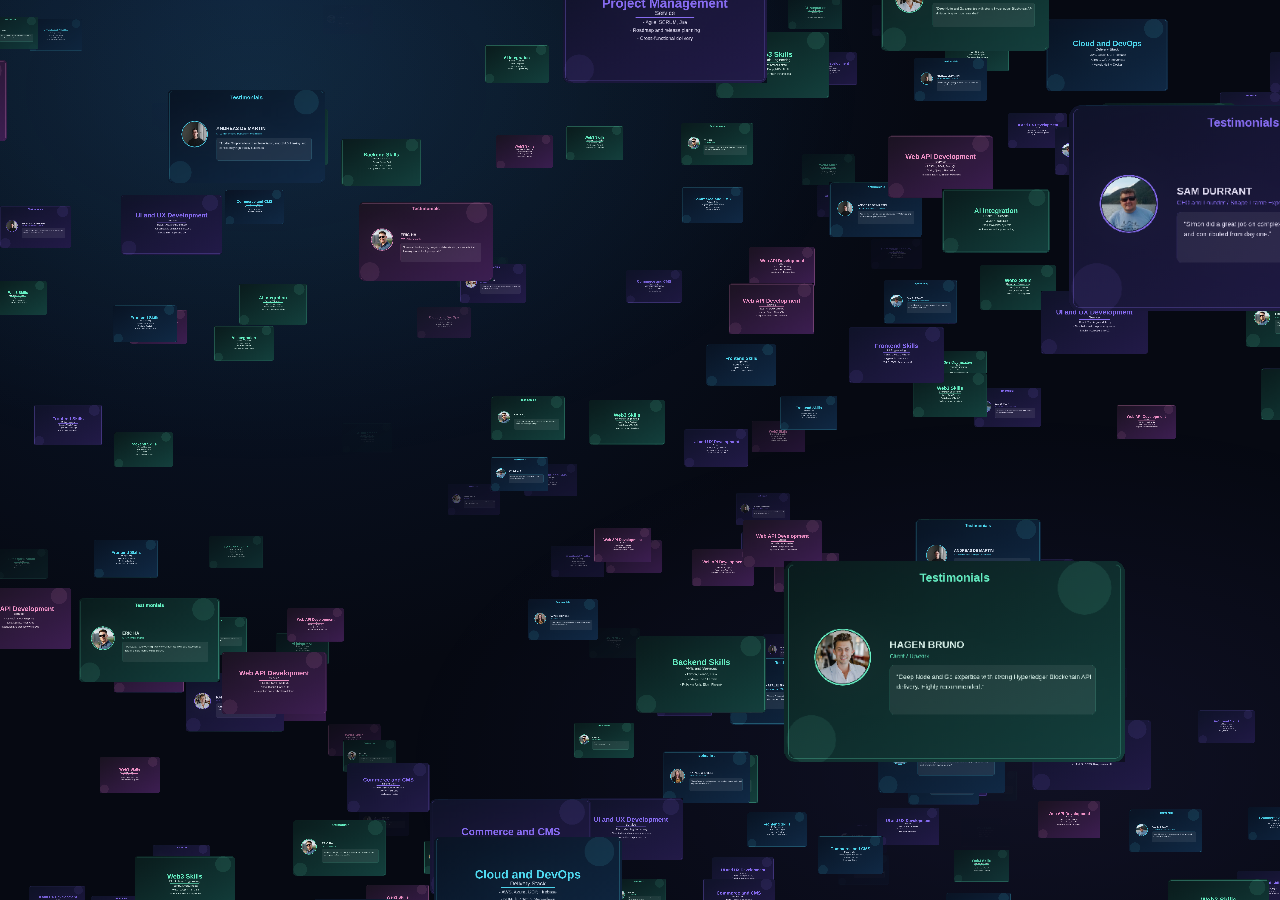
<file: stack-flow/index.html>
<!DOCTYPE html>
<html lang="en">
  <head>
    <meta charset="UTF-8" />
    <link rel="icon" type="image/svg+xml" href="./vite.svg" />
    <meta name="viewport" content="width=device-width, initial-scale=1.0" />
    <title>Vite + TS</title>
    <script type="module" crossorigin src="./assets/index-Bt4xYwyN.js"></script>
    <link rel="stylesheet" crossorigin href="./assets/index-D_th9Vnk.css">
    <style>
      html.theme-light body {
        background: radial-gradient(circle at 20% 0%, #ffffff, #eff4ff 52%) !important;
        color: #10182b !important;
      }
      html.theme-light #app {
        background:
          radial-gradient(80% 70% at 20% 10%, rgba(13, 115, 215, 0.09), transparent 60%),
          radial-gradient(75% 60% at 80% 85%, rgba(114, 86, 255, 0.09), transparent 65%) !important;
      }
    </style>
  </head>
  <body>
    <div id="app" class="h-dvh"></div>
    <canvas id="webgl"></canvas>
    <script>
      window.addEventListener("message", function (event) {
        if (!event.data || event.data.type !== "theme-change") return;
        var isLight = event.data.theme === "light";
        document.documentElement.classList.toggle("theme-light", isLight);
      });
    </script>
  </body>
</html>
</file>
<file: hero-particles/css/base.css>
article,aside,details,figcaption,figure,footer,header,hgroup,main,nav,section,summary{display:block;}audio,canvas,video{display:inline-block;}audio:not([controls]){display:none;height:0;}[hidden]{display:none;}html{font-family:sans-serif;-ms-text-size-adjust:100%;-webkit-text-size-adjust:100%;}body{margin:0;}a:focus{outline:thin dotted;}a:active,a:hover{outline:0;}h1{font-size:2em;margin:0.67em 0;}abbr[title]{border-bottom:1px dotted;}b,strong{font-weight:bold;}dfn{font-style:italic;}hr{-moz-box-sizing:content-box;box-sizing:content-box;height:0;}mark{background:#ff0;color:#000;}code,kbd,pre,samp{font-family:monospace,serif;font-size:1em;}pre{white-space:pre-wrap;}q{quotes:"\201C" "\201D" "\2018" "\2019";}small{font-size:80%;}sub,sup{font-size:75%;line-height:0;position:relative;vertical-align:baseline;}sup{top:-0.5em;}sub{bottom:-0.25em;}img{border:0;}svg:not(:root){overflow:hidden;}figure{margin:0;}fieldset{border:1px solid #c0c0c0;margin:0 2px;padding:0.35em 0.625em 0.75em;}legend{border:0;padding:0;}button,input,select,textarea{font-family:inherit;font-size:100%;margin:0;}button,input{line-height:normal;}button,select{text-transform:none;}button,html input[type="button"],input[type="reset"],input[type="submit"]{-webkit-appearance:button;cursor:pointer;}button[disabled],html input[disabled]{cursor:default;}input[type="checkbox"],input[type="radio"]{box-sizing:border-box;padding:0;}input[type="search"]{-webkit-appearance:textfield;-moz-box-sizing:content-box;-webkit-box-sizing:content-box;box-sizing:content-box;}input[type="search"]::-webkit-search-cancel-button,input[type="search"]::-webkit-search-decoration{-webkit-appearance:none;}button::-moz-focus-inner,input::-moz-focus-inner{border:0;padding:0;}textarea{overflow:auto;vertical-align:top;}table{border-collapse:collapse;border-spacing:0;}
*,
*::after,
*::before {
	box-sizing: border-box;
}

:root {
	font-size: 16px;
}

body {
	--color-text: #fff;
	--color-bg: #0e0e0f;
	--color-link: #EE9A00;
	--color-link-hover: #8e5c00;
	color: var(--color-text);
	background-color: var(--color-bg);
	font-family: Futura, "futura-pt", Arial, sans-serif;
	-webkit-font-smoothing: antialiased;
	-moz-osx-font-smoothing: grayscale;
}

a {
	text-decoration: none;
	color: var(--color-link);
	outline: none;
}

a:hover,
a:focus {
	color: var(--color-link-hover);
	outline: none;
}

.frame {
	padding: 3rem 5vw;
	text-align: center;
	position: relative;
	z-index: 1000;
}

.frame__title {
	font-size: 1rem;
	margin: 0 0 1rem;
	font-weight: normal;
}

.frame__links {
	display: inline;
}

.frame a {
	text-transform: lowercase;
}

.frame__github,
.frame__links a:not(:last-child),
.frame__demos a:not(:last-child) {
	margin-right: 1rem;
}

.content {
	display: flex;
	flex-direction: column;
	width: 100vw;
	height: calc(100vh - 13rem);
	position: relative;
	justify-content: flex-start;
	align-items: center;
}

@media screen and (min-width: 53em) {
	.frame {
		position: fixed;
		text-align: left;
		z-index: 10000;
		top: 0;
		left: 0;
		display: grid;
		align-content: space-between;
		width: 100%;
		max-width: none;
		height: 100vh;
		padding: 3rem;
		pointer-events: none;
		grid-template-columns: 75% 25%;
		grid-template-rows: auto auto auto;
		grid-template-areas: 'title links'
							'... ...'
							'github demos';
	}
	.frame__title-wrap {
		grid-area: title;
		display: flex;
	}
	.frame__title {
		margin: 0;
	}
	.frame__tagline {
		position: relative;
		margin: 0 0 0 1rem;
		padding: 0 0 0 1rem;
		opacity: 0.5;
	}
	.frame__github {
		grid-area: github;
		justify-self: start;
		margin: 0;
	}
	.frame__links {
		grid-area: links;
		padding: 0;
		justify-self: end;
	}
	.frame a {
		pointer-events: auto;
	}
	.content {
		height: 100vh;
		justify-content: center;
	}
}
</file>
<file: hero-particles/css/demo1.css>
body {
	background: radial-gradient(circle at 20% 0%, #0c1b34, #060912 55%, #05070f 100%);
	margin: 0;
	overflow: hidden;
	cursor: pointer;
}
</file>
<file: portfolio-gallery/css/demo.css>
@font-face {
	font-weight: normal;
	font-style: normal;
	font-family: 'codropsicons';
	src:url('../fonts/codropsicons/codropsicons.eot');
	src:url('../fonts/codropsicons/codropsicons.eot?#iefix') format('embedded-opentype'),
		url('../fonts/codropsicons/codropsicons.woff') format('woff'),
		url('../fonts/codropsicons/codropsicons.ttf') format('truetype'),
		url('../fonts/codropsicons/codropsicons.svg#codropsicons') format('svg');
}

*, *::after, *::before { -webkit-box-sizing: border-box; box-sizing: border-box; }
.clearfix::before, .clearfix::after {display: table;  content: ''; }
.clearfix::after { clear: both; }

body {
	font-family: 'Avenir Next', Avenir, 'Helvetica Neue', Helvetica, Arial, sans-serif;
	color: #e8ecff;
	background: radial-gradient(circle at 20% 0%, #0c1b34, #060912 50%);
	-webkit-font-smoothing: antialiased;
	-moz-osx-font-smoothing: grayscale;
}

/* Hide iframe document scrollbar visuals (keep scrolling functional) */
html,
body {
	scrollbar-width: none;
	-ms-overflow-style: none;
}

html::-webkit-scrollbar,
body::-webkit-scrollbar {
	width: 0;
	height: 0;
}

/* Embed tuning: keep the original demo feel (around 4 tracks visible) */
.isolayer--scroll1 {
	width: min(96vw, 1400px);
	max-width: none;
}

.isolayer--scroll1 .grid__item {
	width: 280px;
	padding: 12px;
}

/* Portfolio image first in DOM sets cell height; canvas/wireframe sit behind */
.isolayer--scroll1 .grid__link {
	position: relative;
	display: block;
	width: 100%;
}

.isolayer--scroll1 .grid__link > .layer:first-child {
	position: relative;
	z-index: 3;
	width: 100%;
	height: auto;
	vertical-align: top;
}

.isolayer--scroll1 .grid__link > .layer:not(:first-child) {
	position: absolute;
	top: 0;
	left: 0;
	width: 100%;
	height: 100%;
	object-fit: contain;
	pointer-events: none;
}

.isolayer--scroll1 .grid__link > .layer:nth-child(2) {
	z-index: 1;
}

.isolayer--scroll1 .grid__link > .layer:nth-child(3) {
	z-index: 2;
}

a {
	outline: none;
	color: #323F5C;
	text-decoration: none;
}

a:hover, a:focus {
	color: #4d5871;
	outline: none;
}

.button-menu {
	width: 50px;
	height: 30px;
	position: fixed;
	top: 3em;
	right: 3em;
	border: none;
	background: transparent;
	fill: #fff;
	cursor: pointer;
	pointer-events: auto;
}

.button-menu:focus {
	outline: none;
}

/* Header */
.codrops-header {
	padding: 0;
	position: fixed;
	width: 100%;
	height: 100vh;
	top: 0;
	left: 0;
	z-index: 2000;
	pointer-events: none;
}

.demo-1 .codrops-header {
	position: fixed;
}

.demo-1 main::after {
	content: '';
	width: 100vw;
	height: 100vh;
	position: fixed;
	pointer-events: none;
	top: 0;
	left: 0;
	background: linear-gradient(135deg, transparent, rgba(12, 22, 44, 0.45));
}

.codrops-header h1 {
	margin: 0;
	letter-spacing: -0.035em;
	font-size: 4.65em;
	line-height: 1;
	font-weight: 900;
	color: #54e8ff;
	position: relative;
	width: 100%;
	height: 100%;
	min-height: 100vh;
}

.codrops-header .title-word {
	position: absolute;
	display: block;
}

.codrops-header .title-word--recent {
	top: clamp(1rem, 3.2vw, 2.8rem);
	left: clamp(1rem, 3.2vw, 2.8rem);
}

.codrops-header .title-word--works {
	right: clamp(1rem, 3.2vw, 2.8rem);
	bottom: clamp(1rem, 3.2vw, 2.8rem);
}

.codrops-header p {
	padding: 0;
	margin: 0;
    font-size: 1.25em;
    font-weight: bold;
    color: #fff;
}

/* Top Navigation Style */
.codrops-links {
	position: relative;
	display: inline-block;
	text-align: center;
	white-space: nowrap;
	pointer-events: auto;
	margin: 0 0 0 -0.5em;
}

.codrops-links::after {
	content: '';
    position: absolute;
    top: 50%;
    left: 50%;
    width: 1px;
    height: 110%;
    background: #323F5C;
    opacity: 0.1;
    -webkit-transform: translateY(-50%) rotate3d(0, 0, 1, 22.5deg);
    transform: translateY(-50%) rotate3d(0, 0, 1, 22.5deg);
}

.codrops-icon {
	display: inline-block;
	margin: 0.5em;
	width: 1.5em;
	text-decoration: none;
}

.codrops-icon span {
	display: none;
}

.codrops-icon::before {
	margin: 0 5px;
	text-transform: none;
	font-weight: normal;
	font-style: normal;
	font-variant: normal;
	font-family: 'codropsicons';
	line-height: 1;

	speak: none;
	-webkit-font-smoothing: antialiased;
}

.codrops-icon--drop::before {
	content: "\e001";
	color: #0099cc;
}

.codrops-icon--prev::before {
	content: "\e004";
}

/* Demo links */
.codrops-demos {
	margin: 1.5em 0;
}

.codrops-demos a {
	display: inline-block;
	margin: 0 1em 0 0;
	font-weight: bold;
	pointer-events: auto;
}

.codrops-demos a.current-demo {
	color: #ce4555;
}

/* Content */
.section {
	overflow: hidden;
	position: relative;
	height: 100vh;
	min-height: 800px;
	max-height: 1200px;
	padding: 7vmax;
}

.section--right {
	text-align: right;
}

.section--intro {
	background: linear-gradient(90deg, #58A8FB, #465683);
}

.section--portraits {
	background: linear-gradient(20deg, #F5F0F9, #A8CFF1);
}

.section--shots {
	background: linear-gradient(20deg, #D1D7EF, #5C61F5);
}

.section--cards {
	background: #FFB8CC;
}

.section__heading {
	pointer-events: none;
	padding: 0;
	font-size: 4.5em;
	line-height: 1;
	margin: 0;
	color: #fff;
	position: relative;
	z-index: 1000;
	font-family: 'Playfair Display', serif;
}

.section__heading em {
	font-family: sans-serif;
	font-style: normal;
	text-transform: uppercase;
	font-size: 0.3em;
	border-top: 3px solid #fff;
	border-bottom: 3px solid #fff;
	padding: 0.15em 0;
	vertical-align: middle;
	display: inline-block;
	letter-spacing: 0.05em;
}

.section__subtitle {
	pointer-events: none;
	font-size: 1.25em;
	max-width: 500px;
	position: relative;
	z-index: 1000;
}

.section--portraits .section__subtitle {
	color: #688CB1;
}

.section--right .section__subtitle {
	margin: 1em 0 0 auto;
}

.interval {
	position: relative;
	padding: 30vh 20vw;
	background: #1C222F;
	overflow: hidden;
}

.interval__text {
	font-size: 1.75em;
	line-height: 1.5;
	color: #777792;
}

/* Related demos */
.content--related {
	text-align: center;
	font-weight: bold;
	padding: 10vh 2vw;
	background: #1C222F;
	color: #fff;
}

.media-item {
	display: inline-block;
	padding: 1em;
	vertical-align: top;
	-webkit-transition: color 0.3s;
	transition: color 0.3s;
}

.media-item__img {
	max-width: 100%;
	opacity: 0.3;
	-webkit-transition: opacity 0.3s;
	transition: opacity 0.3s;
}

.media-item:hover .media-item__img,
.media-item:focus .media-item__img {
	opacity: 1;
}

.media-item__title {
	margin: 0;
	padding: 0.5em;
	font-size: 1em;
}

.pater {
	position: fixed;
	right: 0;
	bottom: 0;
	color: #fff;
	width: 320px;
	padding: 2em 2em 2em 0;
	text-align: right;
}

.demo-2 .pater {
	position: absolute;
}

.pater::before {
	content: '';
	position: absolute;
	background: none;
	width: 491px;
	height: 332px;
	top: -80px;
	left: -60px;
	z-index: 0;
	opacity: 0.9;
	-webkit-transform: translate3d(10px,10px,0);
	transform: translate3d(10px,10px,0);
	-webkit-transition: opacity 0.3s, -webit-transform 0.3s;
	transition: opacity 0.3s, transform 0.3s;
	pointer-events: none;
}

.pater:hover::before {
	opacity: 1;
	-webkit-transform: translate3d(0,0,0);
	transform: translate3d(0,0,0);
}

.pater__title::before {
	content: 'Sponsored by';
	position: absolute;
	bottom: 93%;
	left: 27%;
	font-weight: bold;
	letter-spacing: 2px;
	font-size: 0.45em;
	color: #212738;
}

.pater__title,
.pater__desc {
	margin: 0;
	color: #fff;
	position: relative;
}

.pater__title {
	-webkit-transform: translate3d(5px,10px,0);
	transform: translate3d(5px,10px,0);
	-webkit-transition: -webkit-transform 0.3s;
	transition: transform 0.3s;
}

.pater:hover .pater__title {
	-webkit-transform: translate3d(0,0,0);
	transform: translate3d(0,0,0);
}

.pater__title img {
	width: 90%;
}

.pater__desc {
	font-weight: 600;
	padding: 0.3em 0 0 0.3em;
}

@media screen and (max-width: 50em) {
	.codrops-header {
		width: 80%;
	}
	.codrops-header h1 {
		font-size: 2em;
	}
	.codrops-header p {
		font-size: 0.85em;
	}
	.interval {
		padding: 1.5em;
	}
	.interval__text {
		font-size: 1.25em;
		padding: 0 0 3em 0;
	}
	.section__heading {
		font-size: 2.5em;
	}
	.section__subtitle {
		display: none;
	}
	.codrops-demos {
		margin: 0.5em 0;
		font-size: 0.75em;
	}
	.button-menu {
		top: 0.75em;
		right: 0.75em;
		width: 30px;
		height: 20px;
	}
	.demo-1 .pater {
		width: 100%;
		padding: 1em;
		text-align: left;
		background: rgba(49,63,105,0.8);
	}
	.demo-1 .pater__title::before {
		left: 0;
	}
	.demo-1 .pater__title img {
		width: 150px;
		margin-top: 0.25em;
	}
	.demo-1 .pater::before {
		display: none;
	}
	.demo-1 .pater__desc {
		font-size: 0.65em;
	}
	.isolayer.isolayer--scroll1 {
		top: -38vh;
	}
	.demo-2 .pater {
		position: relative;
		display: block;
		background: none;
		margin: 0 0 0 auto;
		padding: 0;
	}
}
</file>
<file: portfolio-gallery/css/component.css>
body {
	overflow-x: hidden;
}

.pseudo-scroller {
	pointer-events: none;
}

.isolayer {
	position: absolute;
	top: 0;
	left: 0;
	-webkit-transform-origin: 50% 100%;
	transform-origin: 50% 100%;
}

.js .grid,
.js .grid__item,
.js .grid__link {
	-webkit-transform-style: preserve-3d;
	transform-style: preserve-3d;
}

.grid {
	position: relative;
	margin: 0 auto;
	padding: 0;
	list-style: none;
}

.grid__item {
	width: 300px;
}

.js .grid__item {
	-webkit-backface-visibility: hidden;
	backface-visibility: hidden;
}

.grid__link {
	position: relative;
	z-index: 1;
	display: block;
}

.grid__img {
	display: block;
	max-width: 100%;
}

.grid__title {
	font-size: 0.65em;
	font-weight: 600;
	position: absolute;
	z-index: -1;
	bottom: 0;
	width: 100%;
	text-align: center;
	letter-spacing: 2px;
	text-transform: uppercase;
	opacity: 0;
	color: #fff;
	-webkit-transform: translate3d(0,-20px,0);
	transform: translate3d(0,-20px,0);
	-webkit-transition: -webkit-transform 0.3s, opacity 0.3s;
	transition: transform 0.3s, opacity 0.3s;
}

.grid__item:hover .grid__title {
	opacity: 1;
	-webkit-transform: translate3d(0,0,0);
	transform: translate3d(0,0,0);
}

.layer {
	position: relative;
	display: block;
}

.layer:not(:first-child) {
	position: absolute;
	top: 0;
	left: 0;
}

/* Shadow effect */
.isolayer--shadow .grid__link::before {
	content: '';
	position: absolute;
	z-index: -1;
	top: 5px;
	right: 5px;
	bottom: 5px;
	left: 5px;
	opacity: 0.6;
	background: rgba(0,0,0,0.8);
	box-shadow: 0 0 0 0 rgba(0,0,0,0.8);
	-webkit-transform: translateZ(-1px) scale(0.95);
	transform: translateZ(-1px) scale(0.95);
	-webkit-transition: transform 0.3s, opacity 0.3s, box-shadow 0.3s;
	transition: transform 0.3s, opacity 0.3s, box-shadow 0.3s;
	-webkit-backface-visibility: hidden;
	backface-visibility: hidden;
}

.isolayer--shadow .grid__item:hover .grid__link::before {
	opacity: 0.2;
	box-shadow: 0 0 20px 10px rgba(0,0,0,0.8);
	-webkit-transform: translateZ(-1px) scale(1);
	transform: translateZ(-1px) scale(1);
}

/* All individual isometric grid layouts (static and scrollable) */
.isolayer--scroll1 {
	width: 72vw;
	max-width: 1200px;
	height: calc(100vh - 280px);
}

.isolayer--scroll1 .grid__item {
	/* ~4 columns at typical iframe widths (was ~5 at 240px) */
	width: 300px;
	padding: 12px;
}

.isolayer--deco1 {
	width: 1200px;
	height: 900px;
}

.isolayer--deco1 .grid__link .layer:first-child:not(img) {
	background: #ac5cf5;
}

.isolayer--deco1 .grid__link .layer:nth-child(2):not(img) {
	background: #5db4eb;
}

.isolayer--deco1 .grid__link .layer:nth-child(3):not(img) {
	background: #5debb4;
}

.isolayer--deco1 .grid__link div.layer {
	width: 370px;
	height: 270px;
	opacity: 0.4;
}

.isolayer--deco1 .grid__item {
	width: 400px;
	height: 300px;
	padding: 15px;
}

.isolayer--deco1 .grid__item:nth-child(2) {
	margin-top: 150px;
}

.isolayer--deco2 {
	width: 1200px;
	height: 100vh;
}

.isolayer--deco2 .grid__item {
	padding: 20px;
}

.isolayer--deco2 .grid__link {
	-webkit-transform-style: flat;
	transform-style: flat;
	transform: translate3d(0,0,0);
}

.isolayer--deco2 .grid__link .layer {
	border: 20px solid #fff;
	border-width: 40px 20px;
	box-shadow: -1px 1px 5px rgba(0,0,0,0.08);
}

.isolayer--deco3 {
	width: 960px;
	height: 500px;
}

.isolayer--deco3 .grid__item {
	width: 240px;
	height: 320px;
	padding: 0;
}

.isolayer--deco3 .grid__item:nth-child(2),
.isolayer--deco3 .grid__item:nth-child(4) {
	margin-top: -160px;
}

.isolayer--deco3 .grid__link,
.isolayer--deco3 .layer {
	width: 100%;
	height: 100%;
}

.isolayer--deco3 .layer {
	text-align: center;
	background: #fff;
	-webkit-transform-origin: 0% 50%;
	transform-origin: 0% 50%;
}

.isolayer--deco3 .grid__link:hover .layer:not(:first-child) {
	box-shadow: 2px 0 2px rgba(0,0,0,0.1);
}

.isolayer--deco3 .grid__item:nth-child(2n) .layer {
	background: #f7d2dc;
}

.isolayer--deco3 .grid__item:nth-child(3n) .layer {
	background: #fff0f3;
}

.isolayer--deco3 .grid__item:nth-child(4n) .layer {
	background: #e9c5cc;
}

.isolayer--deco3 .grid__item:nth-child(5n) .layer {
	background: #d6cbcd;
}

.isolayer--deco3 .grid__item:nth-child(7n) .layer {
	background: #ffc9d8;
}

.isolayer--deco3 .layer {
	width: 100%;
	height: 100%;
}

.isolayer--deco3 .decoletter {
	font-size: 6em;
	font-weight: 900;
	line-height: 1;
	display: block;
	padding: 70px 0 0 0;
	color: #000;
	color: #000;
}

.isolayer--deco3 .deconumber {
	font-size: 3em;
	display: block;
	color: #000;
}

.isolayer--deco4 {
	width: 1000px;
	height: 900px;
}

.isolayer--deco4 .grid__item {
	padding: 15px;
}

.isolayer--deco4 .grid__link .layer:first-child:not(img) {
	background: #ac5cf5;
}

.isolayer--deco4 .grid__link .layer:nth-child(2):not(img) {
	background: #5db4eb;
}

.isolayer--deco4 .grid__link .layer:nth-child(3):not(img) {
	background: #5debb4;
}

.isolayer--deco4 .grid__link .layer {
	-webkit-transform-origin: 50% 100%;
	transform-origin: 50% 100%;
}

.isolayer--deco4 .grid__link div.layer {
	width: 270px;
	height: 203px;
	opacity: 0.4;
}

.isolayer--deco4 .grid__item {
	width: 300px;
	height: 225px;
	padding: 15px;
}

/* Flip effect for the scrollable grid */

.js .grid--effect-flip .grid__item {
	opacity: 0;
}

.js .grid--effect-flip .grid__item.shown {
	opacity: 1;
}

.grid--effect-flip .grid__item.animate {
	-webkit-transform: translateY(800px);
	transform: translateY(800px);
	-webkit-animation: moveUp 1s cubic-bezier(0.2,1,0.3,1) forwards;
	animation: moveUp 1s cubic-bezier(0.2,1,0.3,1) forwards;
}

@-webkit-keyframes moveUp {
	100% {
		opacity: 1; 
		-webkit-transform: translateY(0px);
		transform: translateY(0px);
	}
}

@keyframes moveUp {
	100% {
		opacity: 1; 
		-webkit-transform: translateY(0px);
		transform: translateY(0px);
	}
}

/* Loading effect */
.js .grid {
	opacity: 0;
	-webkit-transition: opacity 0.3s;
	transition: opacity 0.3s;
}

.js .grid.grid--loaded {
	opacity: 1;
}

.js body::after {
	content: '';
	position: fixed;
	z-index: 1000;
	top: 50%;
	left: 50%;
	width: 70px;
	height: 70px;
	margin: -35px 0 0 -35px;
	pointer-events: none;
	border: 3px solid #fff;
	border-right-color: #323f5c;
	border-radius: 50%;
	-webkit-transition: opacity 0.3s;
	transition: opacity 0.3s;
	-webkit-animation: rotateCircle 0.7s linear infinite forwards;
	animation: rotateCircle 0.7s linear infinite forwards;
}

@-webkit-keyframes rotateCircle {
	to {
		-webkit-transform: rotate(360deg);
		transform: rotate(360deg);
	}
}

@keyframes rotateCircle {
	to {
		-webkit-transform: rotate(360deg);
		transform: rotate(360deg);
	}
}


.js body.grid-loaded::after {
	opacity: 0;
}
</file>
<file: stack-flow/assets/index-D_th9Vnk.css>
/*! tailwindcss v4.1.12 | MIT License | https://tailwindcss.com */@layer properties{@supports (((-webkit-hyphens:none)) and (not (margin-trim:inline))) or ((-moz-orient:inline) and (not (color:rgb(from red r g b)))){*,:before,:after,::backdrop{--tw-blur:initial;--tw-brightness:initial;--tw-contrast:initial;--tw-grayscale:initial;--tw-hue-rotate:initial;--tw-invert:initial;--tw-opacity:initial;--tw-saturate:initial;--tw-sepia:initial;--tw-drop-shadow:initial;--tw-drop-shadow-color:initial;--tw-drop-shadow-alpha:100%;--tw-drop-shadow-size:initial}}}@layer theme{:root,:host{--font-sans:ui-sans-serif,system-ui,sans-serif,"Apple Color Emoji","Segoe UI Emoji","Segoe UI Symbol","Noto Color Emoji";--font-mono:ui-monospace,SFMono-Regular,Menlo,Monaco,Consolas,"Liberation Mono","Courier New",monospace;--default-font-family:var(--font-sans);--default-mono-font-family:var(--font-mono)}}@layer base{*,:after,:before,::backdrop{box-sizing:border-box;border:0 solid;margin:0;padding:0}::file-selector-button{box-sizing:border-box;border:0 solid;margin:0;padding:0}html,:host{-webkit-text-size-adjust:100%;tab-size:4;line-height:1.5;font-family:var(--default-font-family,ui-sans-serif,system-ui,sans-serif,"Apple Color Emoji","Segoe UI Emoji","Segoe UI Symbol","Noto Color Emoji");font-feature-settings:var(--default-font-feature-settings,normal);font-variation-settings:var(--default-font-variation-settings,normal);-webkit-tap-highlight-color:transparent}hr{height:0;color:inherit;border-top-width:1px}abbr:where([title]){-webkit-text-decoration:underline dotted;text-decoration:underline dotted}h1,h2,h3,h4,h5,h6{font-size:inherit;font-weight:inherit}a{color:inherit;-webkit-text-decoration:inherit;text-decoration:inherit}b,strong{font-weight:bolder}code,kbd,samp,pre{font-family:var(--default-mono-font-family,ui-monospace,SFMono-Regular,Menlo,Monaco,Consolas,"Liberation Mono","Courier New",monospace);font-feature-settings:var(--default-mono-font-feature-settings,normal);font-variation-settings:var(--default-mono-font-variation-settings,normal);font-size:1em}small{font-size:80%}sub,sup{vertical-align:baseline;font-size:75%;line-height:0;position:relative}sub{bottom:-.25em}sup{top:-.5em}table{text-indent:0;border-color:inherit;border-collapse:collapse}:-moz-focusring{outline:auto}progress{vertical-align:baseline}summary{display:list-item}ol,ul,menu{list-style:none}img,svg,video,canvas,audio,iframe,embed,object{vertical-align:middle;display:block}img,video{max-width:100%;height:auto}button,input,select,optgroup,textarea{font:inherit;font-feature-settings:inherit;font-variation-settings:inherit;letter-spacing:inherit;color:inherit;opacity:1;background-color:#0000;border-radius:0}::file-selector-button{font:inherit;font-feature-settings:inherit;font-variation-settings:inherit;letter-spacing:inherit;color:inherit;opacity:1;background-color:#0000;border-radius:0}:where(select:is([multiple],[size])) optgroup{font-weight:bolder}:where(select:is([multiple],[size])) optgroup option{padding-inline-start:20px}::file-selector-button{margin-inline-end:4px}::placeholder{opacity:1}@supports (not ((-webkit-appearance:-apple-pay-button))) or (contain-intrinsic-size:1px){::placeholder{color:currentColor}@supports (color:color-mix(in lab,red,red)){::placeholder{color:color-mix(in oklab,currentcolor 50%,transparent)}}}textarea{resize:vertical}::-webkit-search-decoration{-webkit-appearance:none}::-webkit-date-and-time-value{min-height:1lh;text-align:inherit}::-webkit-datetime-edit{display:inline-flex}::-webkit-datetime-edit-fields-wrapper{padding:0}::-webkit-datetime-edit{padding-block:0}::-webkit-datetime-edit-year-field{padding-block:0}::-webkit-datetime-edit-month-field{padding-block:0}::-webkit-datetime-edit-day-field{padding-block:0}::-webkit-datetime-edit-hour-field{padding-block:0}::-webkit-datetime-edit-minute-field{padding-block:0}::-webkit-datetime-edit-second-field{padding-block:0}::-webkit-datetime-edit-millisecond-field{padding-block:0}::-webkit-datetime-edit-meridiem-field{padding-block:0}::-webkit-calendar-picker-indicator{line-height:1}:-moz-ui-invalid{box-shadow:none}button,input:where([type=button],[type=reset],[type=submit]){appearance:button}::file-selector-button{appearance:button}::-webkit-inner-spin-button{height:auto}::-webkit-outer-spin-button{height:auto}[hidden]:where(:not([hidden=until-found])){display:none!important}}@layer components;@layer utilities{.h-dvh{height:100dvh}.resize{resize:both}.filter{filter:var(--tw-blur,)var(--tw-brightness,)var(--tw-contrast,)var(--tw-grayscale,)var(--tw-hue-rotate,)var(--tw-invert,)var(--tw-saturate,)var(--tw-sepia,)var(--tw-drop-shadow,)}}@font-face{font-family:Aeonik;src:url(./AeonikTRIAL-Regular-D4Fozt9u.otf)}html,body{width:100%;height:100%;margin:0}body{color:#e8ecff;background:radial-gradient(circle at 20% 0,#0c1b34,#060912 50%);font-family:Aeonik;line-height:1.15;overflow:hidden}#app{z-index:0;pointer-events:none;background:radial-gradient(80% 70% at 20% 10%,#54e8ff14,#0000 60%),radial-gradient(75% 60% at 80% 85%,#8f72ff14,#0000 65%);position:fixed;inset:0}*{scrollbar-color:transparent transparent;scrollbar-width:none}#webgl{z-index:0;height:100dvh;position:fixed;inset:0}@property --tw-blur{syntax:"*";inherits:false}@property --tw-brightness{syntax:"*";inherits:false}@property --tw-contrast{syntax:"*";inherits:false}@property --tw-grayscale{syntax:"*";inherits:false}@property --tw-hue-rotate{syntax:"*";inherits:false}@property --tw-invert{syntax:"*";inherits:false}@property --tw-opacity{syntax:"*";inherits:false}@property --tw-saturate{syntax:"*";inherits:false}@property --tw-sepia{syntax:"*";inherits:false}@property --tw-drop-shadow{syntax:"*";inherits:false}@property --tw-drop-shadow-color{syntax:"*";inherits:false}@property --tw-drop-shadow-alpha{syntax:"<percentage>";inherits:false;initial-value:100%}@property --tw-drop-shadow-size{syntax:"*";inherits:false}
</file>
